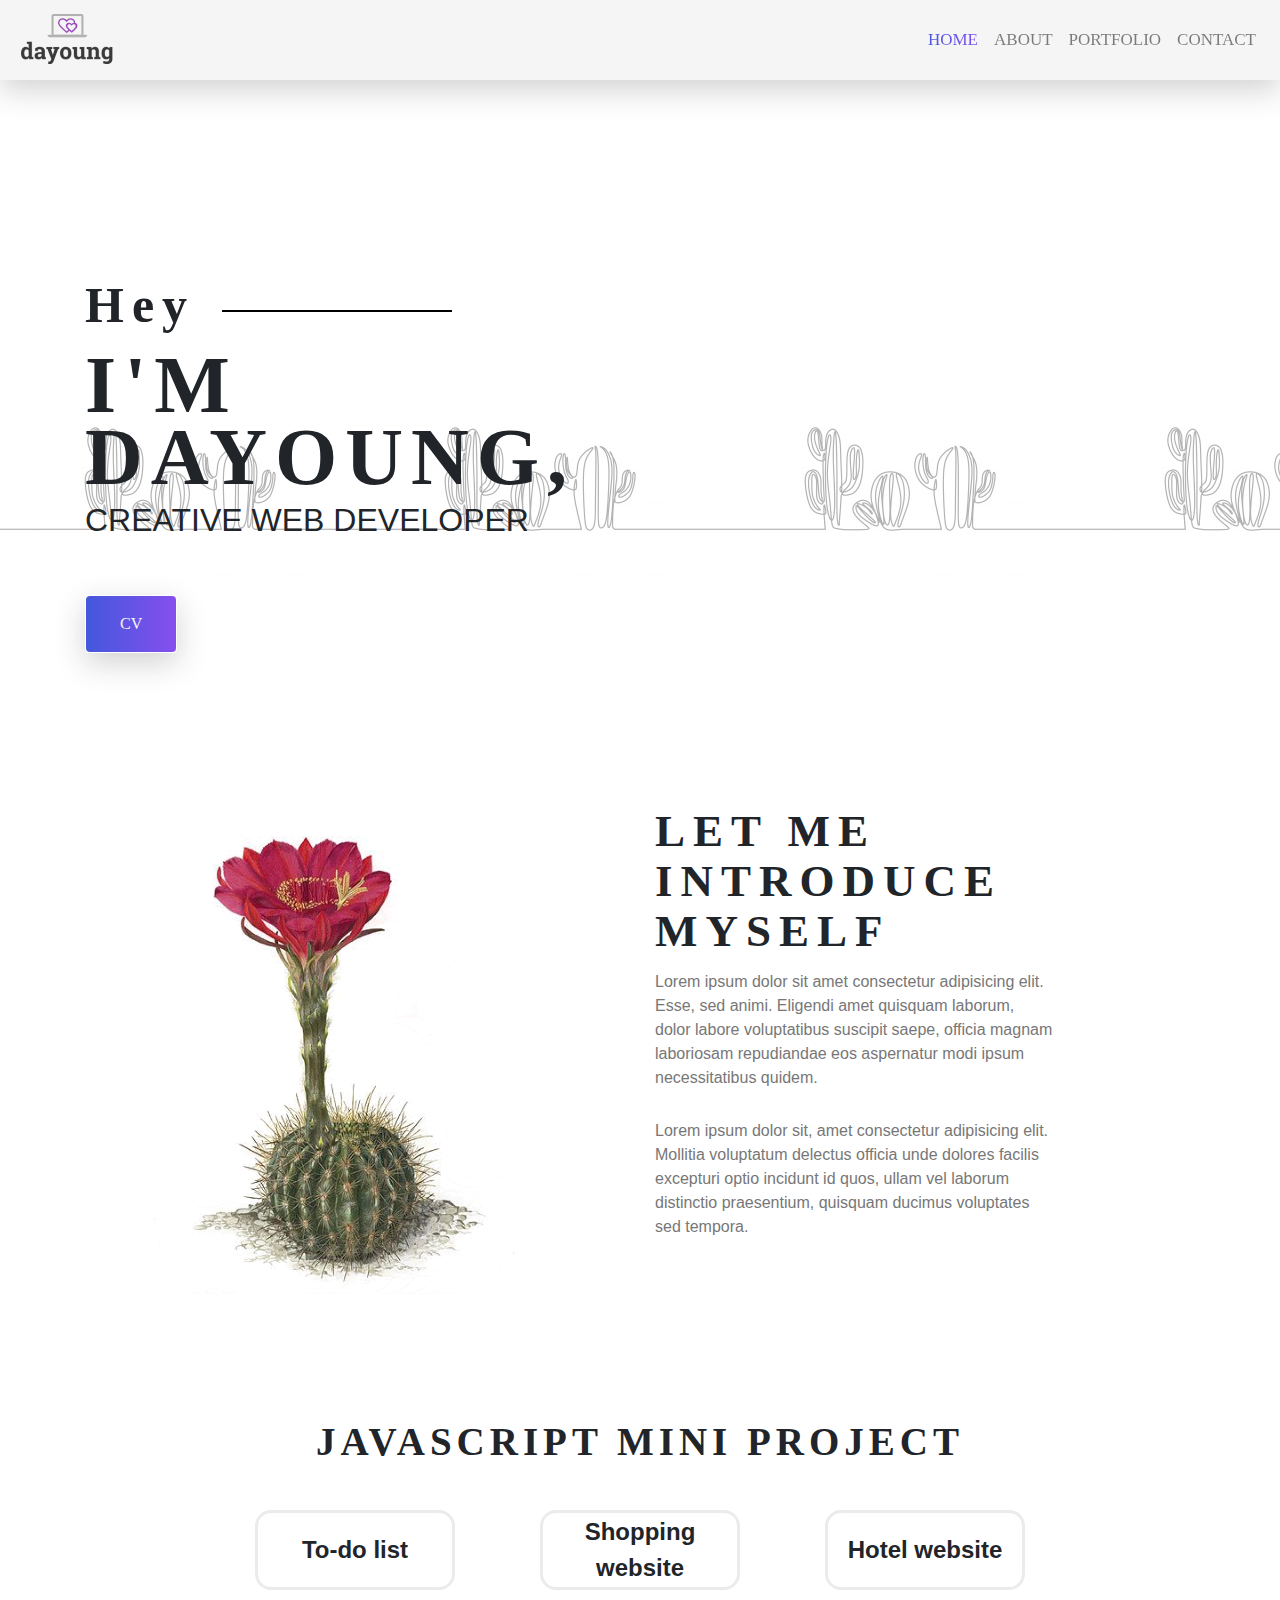
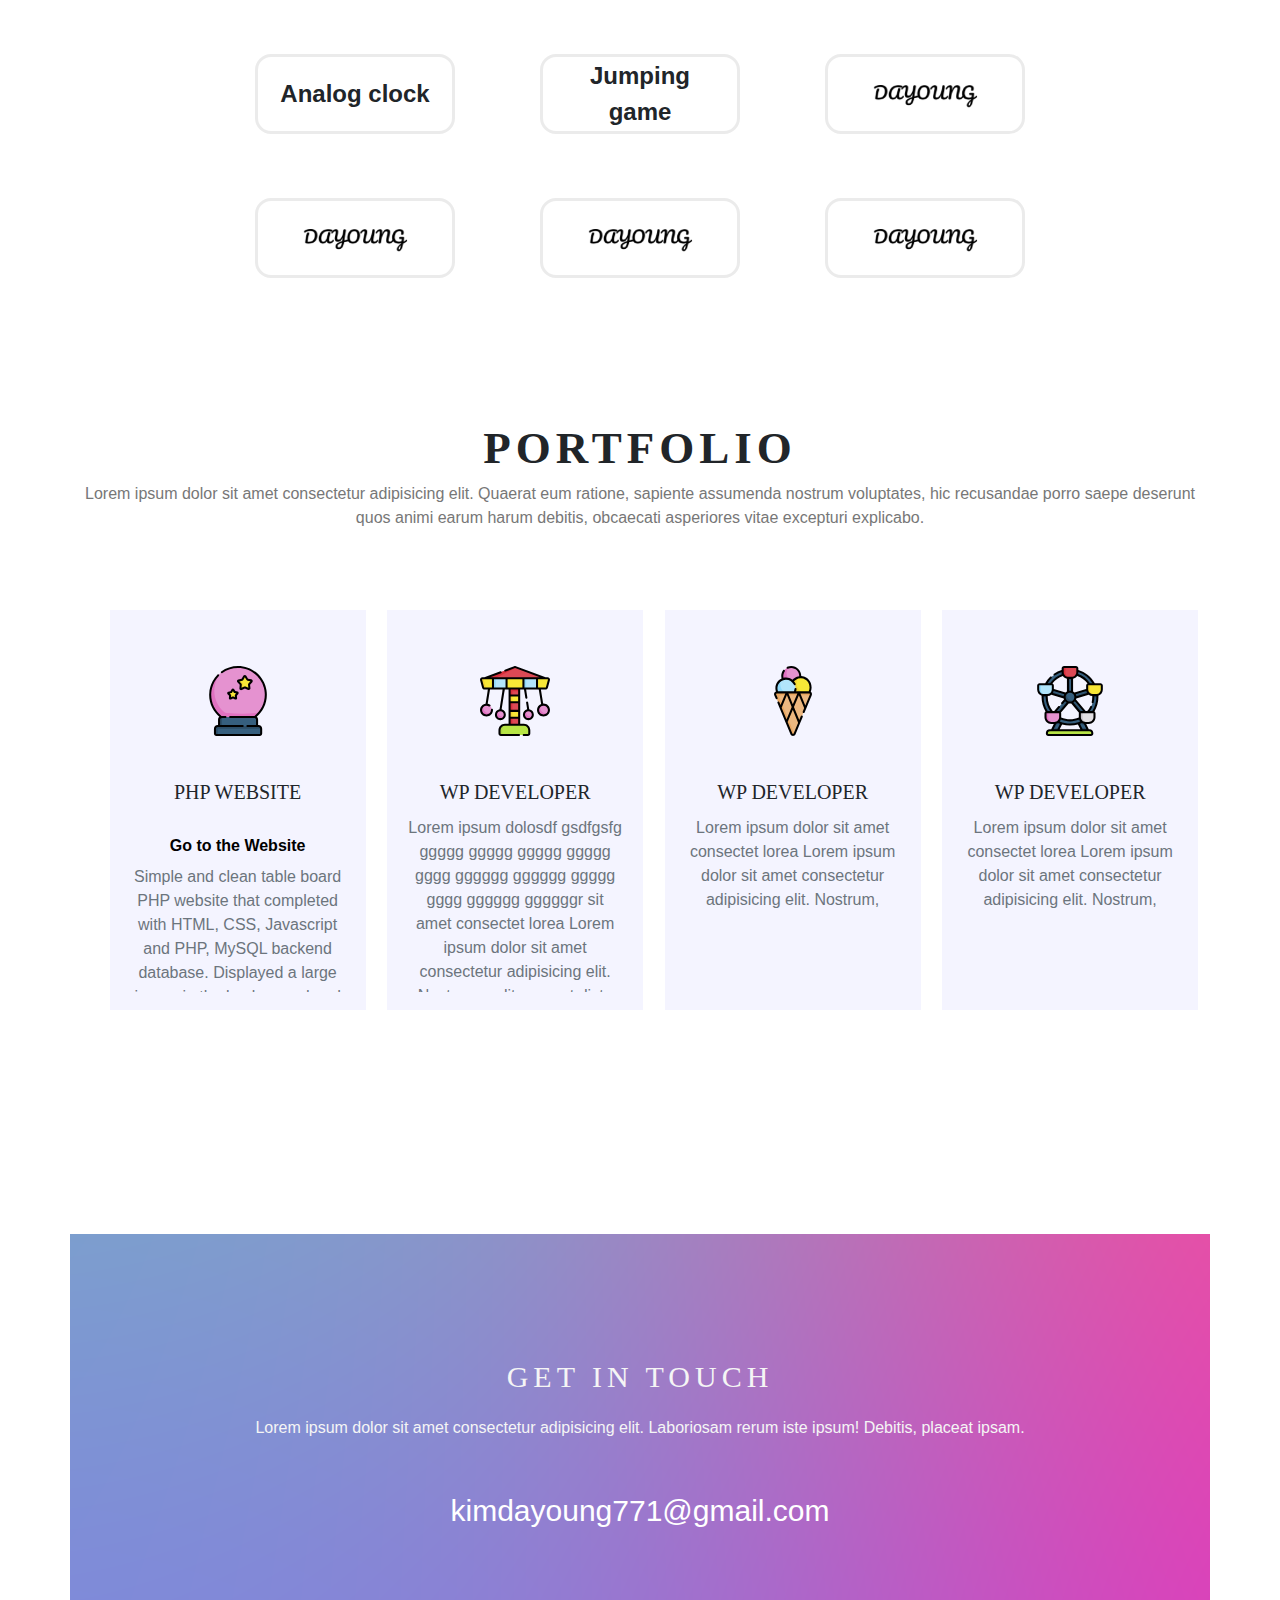
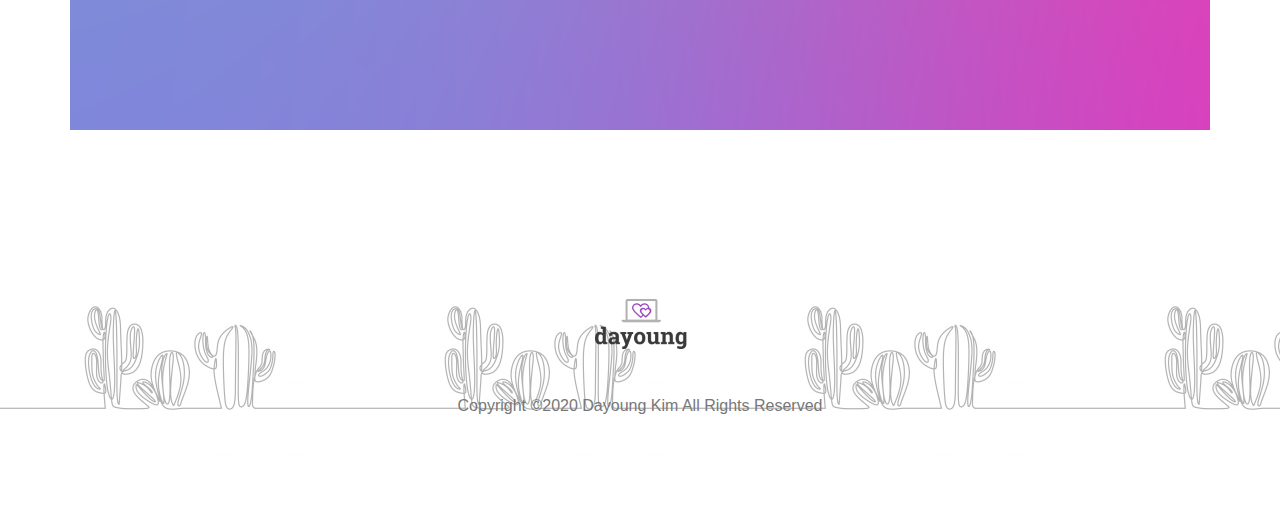
<file: index.html>
<!DOCTYPE html>
<html lang="en" dir="ltr">
    <head>
        <meta charset="utf-8">
        <meta name="viewport" content="width = device-width, user-scalable=no">
        <meta http-equiv="X-UA-Compatible">
        <title>My Portfolio</title>

        <!-- bootstrap css file -->
        <link
        rel="stylesheet" href="https://maxcdn.bootstrapcdn.com/bootstrap/4.5.2/css/bootstrap.min.css">

        <!-- Magnific Popup css file -->
        <link
        rel="stylesheet" href="./Vendor/Magnific-Popup/dist/magnific-popup.css">

        <!-- Owl carousel css file -->
        <link rel="stylesheet" href="./Vendor/owl-carousel/css/owl.theme.default.min.css">
        <link
        rel="stylesheet" href="./Vendor/owl-carousel/css/owl.carousel.min.css">

        <!-- custom css file -->
        <link
        rel="stylesheet" href="CSS\myStyle.css">

        <!-- responsive css file -->
        <link
        rel="stylesheet" href="CSS/responsive.css">

        <!-- font awesome -->
        <link rel="stylesheet" href="https://use.fontawesome.com/releases/v5.15.1/css/all.css" integrity="sha384-vp86vTRFVJgpjF9jiIGPEEqYqlDwgyBgEF109VFjmqGmIY/Y4HV4d3Gp2irVfcrp" crossorigin="anonymous">
    </head>
    <body>

        <!-- ============= Start Header ===========-->
        <header class="header-area" id="home">
            <div class="main-menu">
                <nav class="navbar navbar-expand-lg navbar-light">
                    <a class="navbar-brand" href="#">
                        <img src="Img/logo.png" class="d-inline-block align-top" alt="logo">
                    </a>
                    <button class="navbar-toggler" type="button" data-toggle="collapse" data-target="#navbarNav" aria-controls="navbarNav" aria-expanded="false" aria-label="Toggle navigation">
                        <span class="navbar-toggler-icon"></span>
                    </button>
                    <div class="collapse navbar-collapse" id="navbarNav">
                        <div class="mr-auto"></div>
                        <ul class="navbar-nav">
                            <li class="nav-item active">
                                <a class="nav-link" href="#">Home<span class="sr-only">(current)</span>
                                </a>
                            </li>
                            <li class="nav-item">
                                <a class="nav-link" href="#aboutMe">About</a>
                            </li>
                            <li class="nav-item">
                                <a class="nav-link" href="#smallProject">Portfolio</a>
                            </li>
                            <li class="nav-item">
                                <a class="nav-link" href="#contact">Contact</a>
                            </li>

                        </ul>
                    </div>
                </nav>
            </div>
        </header>
        <!-- ================ End Header ==============-->

        <!-- Start Main Area -->
        <main
            class="site-main">

            <!-- ============Start Banner Area ==========-->
            <section class="site-banner">
                <div class="container">
                    <div class="row">
                        <div class="col-lg-6 col-md-12 site-title">
                            <h3 class="title-text">Hey</h3>
                            <h1 class="title-text text-uppercase">I'm Dayoung,</h1>
                            <h4 class="text-uppercase">creative web developer</h4>
                            <div class="site-buttons">
                                <div class="d-flex flex-row flex-wrap">
                                    <button type="button" class="btn button primary-button text-uppercase cvBtn" onclick="openCV()">CV</button>
                                    <div class="cv">
                                        <div class="animate cvDiv">
                                            <a class="close" onclick="closeCV()">x</a>
                                            <a href="CV_김다영.pdf" class="download" download>Download</a>
                                            <img src="./Img/CV.jpeg" alt="CV">
                                        </div>
                                    </div>
                                    <!-- <button type="button" class="btn button secondary-button text-uppercase">Cover Letter</button> -->
                                </div>
                            </div>
                        </div>
                    </div>
                </div>
            </section>
            <!-- =============End Banner Area ============-->

            <!-- ============Start About Area ==============-->
            <section class="aboutMe-area" id="aboutMe">
                <div class="container-fluid">
                    <div class="row">
                        <div class="col-lg-6 col-md-12">
                            <div class="aboutMe-image d-flex justify-content-center">
                                <img src="./Img/cactus.png" alt="About us" class="img-fluid">
                            </div>
                        </div>
                        <div class="col-lg-6 col-md-12 aboutMe-title">
                            <h2 class="text-uppercase pt-5">
                                <span>Let me</span>
                                <span>introduce</span>
                                <span>myself</span>
                            </h2>
                            <div class="paragraph">
                                <p class="para">Lorem ipsum dolor sit amet consectetur adipisicing elit. Esse, sed animi. Eligendi amet quisquam laborum, dolor labore voluptatibus suscipit saepe, officia magnam laboriosam repudiandae eos aspernatur modi ipsum necessitatibus quidem.</p>
                                <p class="para">Lorem ipsum dolor sit, amet consectetur adipisicing elit. Mollitia voluptatum delectus officia unde dolores facilis excepturi optio incidunt id quos, ullam vel laborum distinctio praesentium, quisquam ducimus voluptates sed tempora.</p>
                            </div>
                            <!-- <button type="button" class="btn button primary-button text-uppercase">Download CV</button> -->
                        </div>
                    </div>
                </div>
            </section>


            <!--================ End About Area ==============-->

            <!-- ===========Start Small divs Area(brand)======== -->

            <section class="brand-area" id="smallProject">
                <div class="container">
                    <div class="row">
                        <div class="col-lg-12 text-center services-title">
                            <h1 class="text-uppercase title-h1">JavaScript Mini Project</h1>
                            <p
                                class="para"><!--  -->
                            </p>
                        </div>
                    </div>
                    <div class="row justify-content-md-center miniP">
                        <div class="col-md-3">
                            <div class="single-brand p1">
                                <a href="to_do_list/index(todolist).html" target="_blank">To-do list</a>
                            </div>
                        </div>
                        <div class="col-md-3">
                            <div class="single-brand p2">
                                <a href="shopping/index(shopping).html" target="_blank">Shopping website</a>
                            </div>
                        </div>
                        <div class="col-md-3">
                            <div class="single-brand p3">
                                <a href="hotel_website/index(hotel).html" target="_blank">Hotel website</a>
                            </div>
                        </div>
                    </div>
                    <div class="row justify-content-md-center miniP">
                        <div class="col-md-3">
                            <div class="single-brand p4">
                                <a href="analog clock/index(analog_clock).html" target="_blank">Analog clock</a>
                            </div>
                        </div>
                        <div class="col-md-3">
                            <div class="single-brand p5">
                                <a href="jumping game/index(jumping-game).html" target="_blank">Jumping game</a>
                            </div>
                        </div>
                        <div class="col-md-3">
                            <div class="single-brand">
                                <img src="./Img/logo1.png" alt="project-6">
                            </div>
                        </div>
                    </div>
                    <div class="row justify-content-md-center miniP">
                        <div class="col-md-3">
                            <div class="single-brand">
                                <img src="./Img/logo1.png" alt="project-7">
                            </div>
                        </div>
                        <div class="col-md-3">
                            <div class="single-brand">
                                <img src="./Img/logo1.png" alt="project-8">
                            </div>
                        </div>
                        <div class="col-md-3">
                            <div class="single-brand">
                                <img src="./Img/logo1.png" alt="project-9">
                            </div>
                        </div>
                    </div>
                </div>
            </section>

            <!-- =============End Small divs Area========== -->

            <!-- =============Start Service Area========== -->

            <section class="services-area" id="service">
                <div class="container">
                    <div class="row">
                        <div class="col-lg-12 text-center services-title">
                            <h1 class="text-uppercase title-h1">Portfolio</h1>
                            <p class="para">
                                Lorem ipsum dolor sit amet consectetur adipisicing elit. Quaerat eum ratione, sapiente assumenda nostrum voluptates, hic recusandae porro saepe deserunt quos animi earum harum debitis, obcaecati asperiores vitae excepturi explicabo.
                            </p>
                        </div>
                    </div>
                    <div class="container services-list">
                        <div class="row">
                            <div class="col-lg-3 col-md-6 col-sm-12">
                                <div class="services">
                                    <div class="services-img text-center py-4">
                                        <img src="./Img/magic.svg" alt="services1">
                                    </div>
                                    <div class="card-body text-center">
                                        <h5 class="card-title text-uppercase font-roboto">PHP Website</h5>
                                        <p class="card-text text-secondary">
                                            <button type="button" class="btn btn-default">
                                                <a href="./php_website/index.php" target="_blank">Go to the Website</a>
                                            </button>
                                            Simple and clean table board PHP website that completed with HTML, CSS, Javascript and PHP, MySQL backend database. Displayed a large image in the background and clear buttons. The primary functions are signup, login, logout, setting user profile image and CRUD.

                                        </p>

                                    </div>
                                </div>
                            </div>
                            <div class="col-lg-3 col-md-6 col-sm-12">
                                <div class="services">
                                    <div class="services-img text-center py-4">
                                        <img src="./Img/playground.svg" alt="services2">
                                    </div>
                                    <div class="card-body text-center">
                                        <h5 class="card-title text-uppercase font-roboto">Wp developer</h5>
                                        <p
                                            class="card-text text-secondary">
                                            <!-- <button type="button" class="btn btn-default">
                                                                                                                                                                                                                                                                                                                                                                    <a href="" target="_blank">Go to the Website</a>
                                                                                                                                                                                                                                                                                                                                                                </button> -->
                                            Lorem ipsum dolosdf gsdfgsfg ggggg ggggg ggggg ggggg gggg gggggg gggggg ggggg gggg gggggg ggggggr sit amet consectet lorea Lorem ipsum dolor sit amet consectetur adipisicing elit. Nostrum,                                                                                                                                                                                                                                                                                                                                                                                                                                                                                                                                                                                                                                                                                                                                                                                                                                                                                velit quaerat dicta quasi, numquam a

                                        </p>
                                    </div>
                                </div>
                            </div>
                            <div class="col-lg-3 col-md-6 col-sm-12">
                                <div class="services">
                                    <div class="services-img text-center py-4">
                                        <img src="./Img/ice-cream.svg" alt="services3">
                                    </div>
                                    <div class="card-body text-center">
                                        <h5 class="card-title text-uppercase font-roboto">Wp developer</h5>
                                        <p
                                            class="card-text text-secondary">
                                            <!-- <button type="button" class="btn btn-default">
                                                                                                                                                                                                                                                                                                                                                                    <a href="" target="_blank">Go to the Website</a>
                                                                                                                                                                                                                                                                                                                                                                </button> -->
                                            Lorem ipsum dolor sit amet consectet lorea Lorem ipsum dolor sit amet consectetur adipisicing elit. Nostrum,

                                        </p>
                                    </div>
                                </div>
                            </div>
                            <div class="col-lg-3 col-md-6 col-sm-12">
                                <div class="services">
                                    <div class="services-img text-center py-4">
                                        <img src="./Img/amusement-park.svg" alt="services4">
                                    </div>
                                    <div class="card-body text-center">
                                        <h5 class="card-title text-uppercase font-roboto">Wp developer</h5>
                                        <p
                                            class="card-text text-secondary">
                                            <!-- <button type="button" class="btn btn-default">
                                                                                                                                                                                                                                                                                                                                                                    <a href="" target="_blank">Go to the Website</a>
                                                                                                                                                                                                                                                                                                                                                                </button> -->
                                            Lorem ipsum dolor sit amet consectet lorea Lorem ipsum dolor sit amet consectetur adipisicing elit. Nostrum,

                                        </p>
                                    </div>
                                </div>
                            </div>
                        </div>
                    </div>
                </div>
            </section>

            <!-- =============End Service Area========== -->

            <!-- ==============Start project area ===========-->

            <!-- <div class="project-area">
                                                                                        <div class="container">
                                                                                            <div class="project-title pb-5">
                                                                                                <h1 class="text-uppercase title-h1">Recently Done Project</h1>
                                                                                                <h1 class="text-uppercase title-h1">Quality Work</h1>
                                                                                            </div>
                                                                        
                                                                                            <div class="button-group">
                                                                                                <button type="button" class="active" " id=" btn1" data-filter=" *">All</button>
                                                                                                <button type="button" data-filter=".popular">Popular</button>
                                                                                                <button type="button" data-filter=".latest">Latest</button>
                                                                                                <button type="button" data-filter=".following">Following</button>
                                                                                                <button type="button" data-filter=".upcoming">Upcoming</button>
                                                                                            </div>
                                                                        
                                                                                            <div class="row grid">
                                                                                                <div class="col-lg-4 col-md-6 col-sm-12 element-item latest">
                                                                                                    <div class="our-project">
                                                                                                        <div class="img">
                                                                                                            <a class="test-popup-link" href="./Img/pj1.jpg">
                                                                                                                <img src="./Img/pj1.jpg" alt="portfolio-1">
                                                                                                            </a>
                                                                                                        </div>
                                                                                                        <div class="title py-4">
                                                                                                            <h4 class="text-uppercase">photography</h4>
                                                                                                            <span class="text-secondary">Latest, Portfolio</span>
                                                                                                        </div>
                                                                                                    </div>
                                                                                                </div>
                                                                                                <div class="col-lg-4 col-md-6 col-sm-12 element-item popular">
                                                                                                    <div class="our-project">
                                                                                                        <div class="img">
                                                                                                            <a class="test-popup-link" href="./Img/pj2.jpg">
                                                                                                                <img src="./Img/pj2.jpg" alt="portfolio-2">
                                                                                                            </a>
                                                                                                        </div>
                                                                                                        <div class="title py-4">
                                                                                                            <h4 class="text-uppercase">photography</h4>
                                                                                                            <span class="text-secondary">Popular, Portfolio</span>
                                                                                                        </div>
                                                                                                    </div>
                                                                                                </div>
                                                                                                <div class="col-lg-4 col-md-6 col-sm-12 element-item popular">
                                                                                                    <div class="our-project">
                                                                                                        <div class="img">
                                                                                                            <a class="test-popup-link" href="./Img/pj3.jpg">
                                                                                                                <img src="./Img/pj3.jpg" alt="portfolio-3">
                                                                                                            </a>
                                                                                                        </div>
                                                                                                        <div class="title py-4">
                                                                                                            <h4 class="text-uppercase">photography</h4>
                                                                                                            <span class="text-secondary">Popular, Portfolio</span>
                                                                                                        </div>
                                                                                                    </div>
                                                                                                </div>
                                                                                                <div class="col-lg-4 col-md-6 col-sm-12 element-item upcoming">
                                                                                                    <div class="our-project">
                                                                                                        <div class="img">
                                                                                                            <a class="test-popup-link" href="./Img/pj4.jpg">
                                                                                                                <img src="./Img/pj4.jpg" alt="portfolio-4">
                                                                                                            </a>
                                                                                                        </div>
                                                                                                        <div class="title py-4">
                                                                                                            <h4 class="text-uppercase">photography</h4>
                                                                                                            <span class="text-secondary">Upcoming, Portfolio</span>
                                                                                                        </div>
                                                                                                    </div>
                                                                                                </div>
                                                                                                <div class="col-lg-4 col-md-6 col-sm-12 element-item upcoming">
                                                                                                    <div class="our-project">
                                                                                                        <div class="img">
                                                                                                            <a class="test-popup-link" href="./Img/pj5.jpg">
                                                                                                                <img src="./Img/pj5.jpg" alt="portfolio-5">
                                                                                                            </a>
                                                                                                        </div>
                                                                                                        <div class="title py-4">
                                                                                                            <h4 class="text-uppercase">photography</h4>
                                                                                                            <span class="text-secondary">Upcoming, Portfolio</span>
                                                                                                        </div>
                                                                                                    </div>
                                                                                                </div>
                                                                                                <div class="col-lg-4 col-md-6 col-sm-12 element-item following">
                                                                                                    <div class="our-project">
                                                                                                        <div class="img">
                                                                                                            <a class="test-popup-link" href="./Img/pj6.jpg">
                                                                                                                <img src="./Img/pj6.jpg" alt="portfolio-6">
                                                                                                            </a>
                                                                                                        </div>
                                                                                                        <div class="title py-4">
                                                                                                            <h4 class="text-uppercase">photography</h4>
                                                                                                            <span class="text-secondary">Following, Portfolio</span>
                                                                                                        </div>
                                                                                                    </div>
                                                                                                </div>
                                                                                                <div class="col-lg-4 col-md-6 col-sm-12 element-item following">
                                                                                                    <div class="our-project">
                                                                                                        <div class="img">
                                                                                                            <a class="test-popup-link" href="./Img/pj7.jpg">
                                                                                                                <img src="./Img/pj7.jpg" alt="portfolio-7">
                                                                                                            </a>
                                                                                                        </div>
                                                                                                        <div class="title py-4">
                                                                                                            <h4 class="text-uppercase">photography</h4>
                                                                                                            <span class="text-secondary">Following, Portfolio</span>
                                                                                                        </div>
                                                                                                    </div>
                                                                                                </div>
                                                                                                <div class="col-lg-4 col-md-6 col-sm-12 element-item following">
                                                                                                    <div class="our-project">
                                                                                                        <div class="img">
                                                                                                            <a class="test-popup-link" href="./Img/pj8.jpg">
                                                                                                                <img src="./Img/pj8.jpg" alt="portfolio-8">
                                                                                                            </a>
                                                                                                        </div>
                                                                                                        <div class="title py-4">
                                                                                                            <h4 class="text-uppercase">photography</h4>
                                                                                                            <span class="text-secondary">Following, Portfolio</span>
                                                                                                        </div>
                                                                                                    </div>
                                                                                                </div>
                                                                                                <div class="col-lg-4 col-md-6 col-sm-12 element-item upcoming">
                                                                                                    <div class="our-project">
                                                                                                        <div class="img">
                                                                                                            <a class="test-popup-link" href="./Img/pj9.jpg">
                                                                                                                <img src="./Img/pj9.jpg" alt="portfolio-9">
                                                                                                            </a>
                                                                                                        </div>
                                                                                                        <div class="title py-4">
                                                                                                            <h4 class="text-uppercase">photography</h4>
                                                                                                            <span class="text-secondary">Upcoming, Portfolio</span>
                                                                                                        </div>
                                                                                                    </div>
                                                                                                </div>
                                                                                            </div>
                                                                                        </div>
                                                                                    </div> -->


            <!-- ==============End project area =============-->

            <!--========== Start client say about me area===== -->

            <!-- <section class="about-area"> <div class="container">
                                                                    <div class="row text-center">
                                                                        <div class="col-12">
                                                                            <div class="about-title">
                                                                                <h1 class="text-uppercase title-h1">Client say about me</h1>
                                                                                <p class="para">
                                                                                    Lorem ipsum dolor sit, amet consectetur adipisicing elit. Fugit facere in ullam velit, alias expedita architecto hic. Voluptates modi, beatae quidem nulla tenetur doloribus fugit pariatur eaque temporibus voluptate facere.
                                                                                </p>
                                                                            </div>
                                                                        </div>
                                                                    </div>
                                                                </div>
                                                
                                                                <div class="container carousel py-lg-5">
                                                                    <div class="owl-carousel owl-theme">
                                                                        <div class="client row">
                                                                            <div class="col-lg-4 col-md-12 client-img">
                                                                                <img src="./Img/expert1.jfif" alt="img1" class="img-fluid">
                                                                            </div>
                                                                            <div class="col-lg-8 col-md-12 about-client">
                                                                                <h4 class="text-uppercase">Clara</h4>
                                                                                <p class="para">Lorem ipsum dolor, sit amet consectetur adipisicing elit. Nam ab incidunt architecto doloribus, praesentium tenetur!</p>
                                                                            </div>
                                                                        </div>
                                                                        <div class="client row">
                                                                            <div class="col-lg-4 col-md-12 client-img">
                                                                                <img src="./Img/expert2.jfif" alt="img2" class="img-fluid">
                                                                            </div>
                                                                            <div class="col-lg-8 col-md-12 about-client">
                                                                                <h4 class="text-uppercase">Amy</h4>
                                                                                <p class="para">Lorem ipsum dolor, sit amet consectetur adipisicing elit. Nam ab incidunt architecto doloribus,
                                                                                                                                                                                                                                                                                                                                                                                                                                                                                                                                                                                                                                                                                                                                                                                                                                                                                                                                                                                                                                                                                                                                                                                                                                                                                                                                                                                                                                                                                                                                                                                                                                                                            praesentium tenetur!</p>
                                                                            </div>
                                                                        </div>
                                                                        <div class="client row">
                                                                            <div class="col-lg-4 col-md-12 client-img">
                                                                                <img src="./Img/expert3.jfif" alt="img3" class="img-fluid">
                                                                            </div>
                                                                            <div class="col-lg-8 col-md-12 about-client">
                                                                                <h4 class="text-uppercase">Dana</h4>
                                                                                <p class="para">Lorem ipsum dolor, sit amet consectetur adipisicing elit. Nam ab incidunt architecto doloribus,
                                                                                                                                                                                                                                                                                                                                                                                                                                                                                                                                                                                                                                                                                                                                                                                                                                                                                                                                                                                                                                                                                                                                                                                                                                                                                                                                                                                                                                                                                                                                                                                                                                                                            praesentium tenetur!</p>
                                                                            </div>
                                                                        </div>
                                                                        <div class="client row">
                                                                            <div class="col-lg-4 col-md-12 client-img">
                                                                                <img src="./Img/expert4.jfif" alt="img4" class="img-fluid">
                                                                            </div>
                                                                            <div class="col-lg-8 col-md-12 about-client">
                                                                                <h4 class="text-uppercase">Gina</h4>
                                                                                <p class="para">Lorem ipsum dolor, sit amet consectetur adipisicing elit. Nam ab incidunt architecto doloribus,
                                                                                                                                                                                                                                                                                                                                                                                                                                                                                                                                                                                                                                                                                                                                                                                                                                                                                                                                                                                                                                                                                                                                                                                                                                                                                                                                                                                                                                                                                                                                                                                                                                                                            praesentium tenetur!</p>
                                                                            </div>
                                                                        </div>
                                                                        <div class="client row">
                                                                            <div class="col-lg-4 col-md-12 client-img">
                                                                                <img src="./Img/expert5.jfif" alt="img5" class="img-fluid">
                                                                            </div>
                                                                            <div class="col-lg-8 col-md-12 about-client">
                                                                                <h4 class="text-uppercase">Jessica</h4>
                                                                                <p class="para">Lorem ipsum dolor, sit amet consectetur adipisicing elit. Nam ab incidunt architecto doloribus,
                                                                                                                                                                                                                                                                                                                                                                                                                                                                                                                                                                                                                                                                                                                                                                                                                                                                                                                                                                                                                                                                                                                                                                                                                                                                                                                                                                                                                                                                                                                                                                                                                                                                            praesentium tenetur!</p>
                                                                            </div>
                                                                        </div>
                                                                        <div class="client row">
                                                                            <div class="col-lg-4 col-md-12 client-img">
                                                                                <img src="./Img/expert6.jfif" alt="img6" class="img-fluid">
                                                                            </div>
                                                                            <div class="col-lg-8 col-md-12 about-client">
                                                                                <h4 class="text-uppercase">Lisa</h4>
                                                                                <p class="para">Lorem ipsum dolor, sit amet consectetur adipisicing elit. Nam ab incidunt architecto doloribus,
                                                                                                                                                                                                                                                                                                                                                                                                                                                                                                                                                                                                                                                                                                                                                                                                                                                                                                                                                                                                                                                                                                                                                                                                                                                                                                                                                                                                                                                                                                                                                                                                                                                                            praesentium tenetur!</p>
                                                                            </div>
                                                                        </div>
                                                                    </div>
                                                                </div>
                                                            </section> -->

            <!--=========== End client say about me area====== -->

            <!-- ============Start contact me Area============ -->

                <section class="contact-area" id="contact"> <div class="container contact">
                    <div class="col-lg-12 text-center contact-title">
                        <h4 class="text-uppercase">Get In Touch</h4>
                        <p class="para">Lorem ipsum dolor sit amet consectetur adipisicing elit. Laboriosam rerum iste ipsum! Debitis, placeat ipsam.</p>
                        <p>
                            <a href="mailto: kimdayoung771@gmail.com">kimdayoung771@gmail.com</a>
                        </p>
                    </div>
                    <div class="social text-center">
                        <a href="https://www.linkedin.com/in/dayoung-clara-kim-5b2b0b140" target="_blank">
                            <i class="fab fa-linkedin"></i>
                        </a>
                        <a href="https://github.com/Dayoung3460/my_portfolio_website.git" target="_blank">
                            <i class="fab fa-github-square"></i>
                        </a>
                    </div>
                </div>
            </section>

            <!-- ============End contact me Area============ -->

        </main>
        <!-- ================End Main Area ===============-->

        <!--================Start Footer Area============= -->

        <footer class="footer-area">
            <div class="container">
                <div class="site-logo text-center">
                    <a href="#"><img src="./Img/logo.png" alt="logo"></a>
                </div>
                <div class="social text-center">
                    <a href="https://www.linkedin.com/in/dayoung-clara-kim-5b2b0b140" target="_blank">
                        <i class="fab fa-linkedin"></i>
                    </a>
                    <a href="https://github.com/Dayoung3460/my_portfolio_website.git" target="_blank">
                        <i class="fab fa-github-square"></i>
                    </a>
                </div>
                <div class="copyright text-center">
                    <p class="para">
                        Copyright &copy;2020 Dayoung Kim All Rights Reserved
                    </p>
                </div>
            </div>
        </footer>

        <!--================End Footer Area============= -->

        <!-- Jquery js file -->
        <script src="JS\jQuery.3.5.1.js"></script>

        <!-- bootstrap js file -->
        <script src="https://maxcdn.bootstrapcdn.com/bootstrap/3.3.7/js/bootstrap.min.js" integrity="sha384-Tc5IQib027qvyjSMfHjOMaLkfuWVxZxUPnCJA7l2mCWNIpG9mGCD8wGNIcPD7Txa" crossorigin="anonymous"></script>

        <!-- isotope js library -->
        <script src="./Vendor/isotope/isotope.min.js"></script>

        <!-- Magnific Popup script file -->
        <script src="./Vendor/Magnific-Popup/dist/jquery.magnific-popup.min.js"></script>

        <!-- Owl carousel js file -->
        <script src="./Vendor/owl-carousel/js/owl.carousel.min.js"></script>

        <!-- custom js file -->
        <script src="./JS/main.js"></script>
    </body>
</html>
</file>
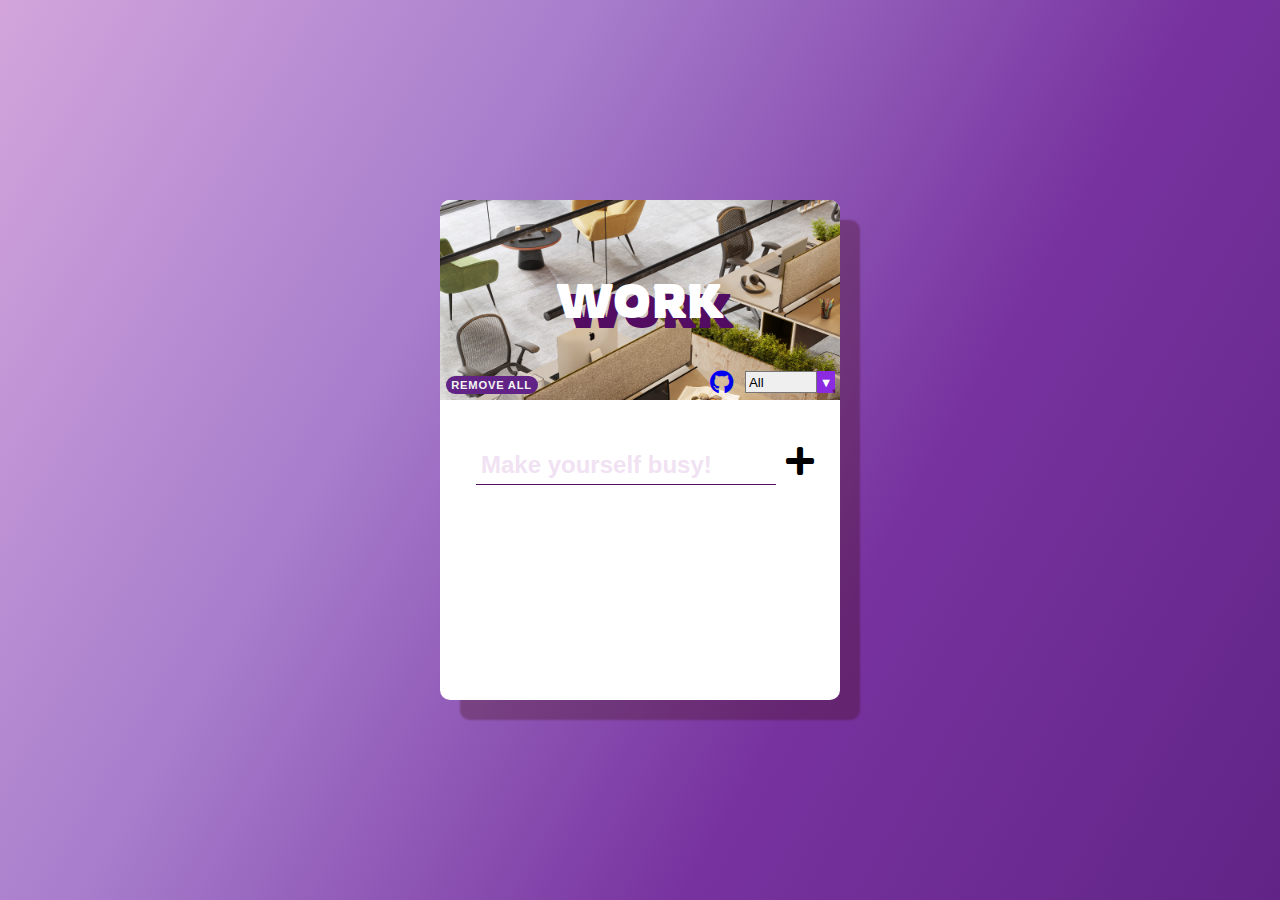
<file: to_do_list/index.html>
<!DOCTYPE>
<html lang="en" dir="ltr">
    <head>
        <meta charset="utf-8">
        <meta name="viewport" content="width = device-width, user-scalable=no">
        <meta http-equiv="X-UA-Compatible">
        <title>To do list</title>
        <link rel="stylesheet" href="style.css">
        <link rel="stylesheet" href="https://use.fontawesome.com/releases/v5.14.0/css/all.css">

    </head>
    <body>

        <div class="todolist">
            <div class="cover">
                <div class="title">
                    <h3>Work</h3>
                    <div class="select">
                        <select name="todos" class="filter-todo">
                            <option value="all">All</option>
                            <option value="completed">Checked</option>
                            <option value="deleted">Trash</option>
                        </select>
                    </div>
                    <div class="github">
                        <button>
                            <a href="https://github.com/Dayoung3460/to_do_list.git" target="_blank">
                                <i class="fab fa-github"></i>
                            </a>
                        </button>
                    </div>
                    <button class="removeAll">remove all</button>
                </div>

            </div>
            <div class="content">
                <form action="" class="add">
                    <div>
                        <input type="text" name="add" placeholder="Make yourself busy!" class="input" autofocus>
                        <span class="addBtn">
                            <a href="" class="plusBtn">
                                <i class="fas fa-plus"></i>
                            </a>
                        </span>
                    </div>
                </form>
                <ul class="lists"></ul>
            </div>
        </body>
    </body>
</html></div><script src="main.js"></script></body></html>
</file>
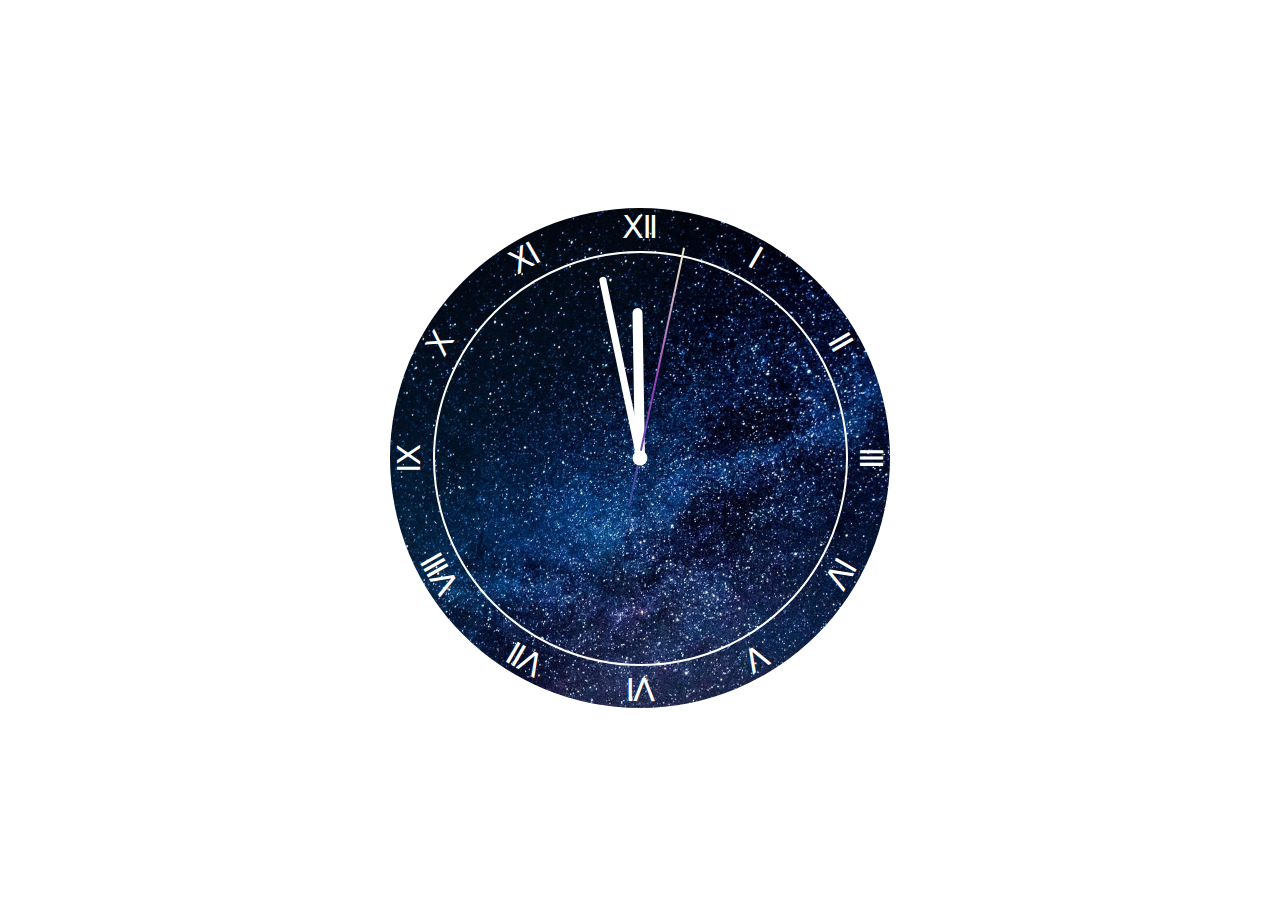
<file: analog clock/index(analog_clock).html>
<!DOCTYPE html>
<html lang="en">
<head>
    <meta charset="UTF-8">
    <meta name="viewport" content="width=device-width, initial-scale=1.0">
    <link rel="stylesheet" href="style.css">
    <title>Analog clock</title>
</head>
<body>
    <div class="clock">
        <div class="hand hour data-hour-hand"></div>
        <div class="hand minute data-minute-hand"></div>
        <div class="hand second data-second-hand"></div>

        <div class="number number1">&#x2160;</div>
        <div class="number number2">&#x2161;</div>
        <div class="number number3">&#x2162;</div>
        <div class="number number4">&#x2163;</div>
        <div class="number number5">&#x2164;</div>
        <div class="number number6">&#x2165;</div>
        <div class="number number7">&#x2166;</div>
        <div class="number number8">&#x2167;</div>
        <div class="number number9">&#x2168;</div>
        <div class="number number10">&#x2169;</div>
        <div class="number number11">&#x216A;</div>
        <div class="number number12">&#x216B;</div>
    </div>

    <script src="script.js" defer></script>
</body>
</html>
</file>
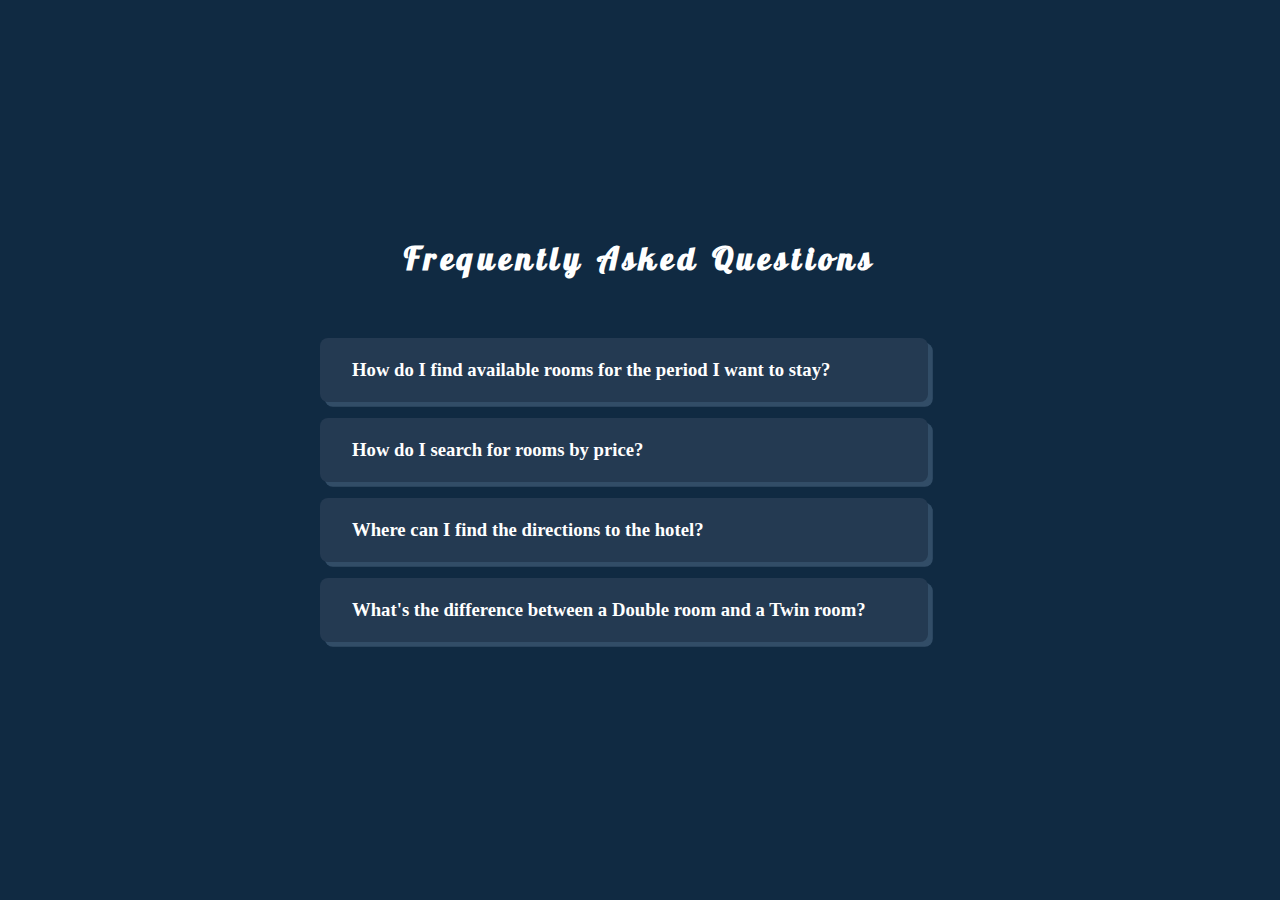
<file: hotel_website/faq.html>
<!DOCTYPE html>
<html lang="en">
    <head>
        <meta charset="UTF-8">
        <meta name="viewport" content="width=device-width, initial-scale=1.0">
        <link rel="stylesheet" href="./css/style.css">
        <link rel="stylesheet" href="./css/responsive.css">
        <link rel="stylesheet" href="https://use.fontawesome.com/releases/v5.15.1/css/all.css" integrity="sha384-vp86vTRFVJgpjF9jiIGPEEqYqlDwgyBgEF109VFjmqGmIY/Y4HV4d3Gp2irVfcrp" crossorigin="anonymous">
        <title>Hotel-FAQ</title>
    </head>
    <body>
        <main class="faqMain">
            <div class="faqTitle">
                <h1>Frequently Asked Questions</h1>
            </div>
            <section class="faqSection">
                <div class="faqCard">
                    <div class="title">
                        <h3><i class="fab fa-gratipay"></i>How do I find available rooms for the period I want to stay?</h3>
                        <button><i class="fas fa-search-plus"></i></button>
                    </div>
                    <hr>
                    <p>In the search menu on the left containing the check-in and check-out data, please select the dates of your stay and tick ‘Show only available hotels’.</p>
                </div>
                <div class="faqCard">
                    <div class="title">
                        <h3><i class="fab fa-gratipay"></i>How do I search for rooms by price?</h3>
                        <button><i class="fas fa-search-plus"></i></button>
                    </div>
                    <hr>
                    <p>In the selection box at the top left of the search page you can sort the listing of hotels by price (when searching for available hotels on a specific date), popularity, class or name.</p>
                </div>
                <div class="faqCard">
                    <div class="title">
                        <h3><i class="fab fa-gratipay"></i>Where can I find the directions to the hotel?</h3>
                        <button><i class="fas fa-search-plus"></i></button>
                    </div>
                    <hr>
                    <p>At the bottom of the overview page of the hotel you can find travel information with details on location and directions. On the top left there is an extensive map of the area around the hotel.</p>
                </div>
                <div class="faqCard">
                    <div class="title">
                        <h3><i class="fab fa-gratipay"></i>What's the difference between a Double room and a Twin room?</h3>
                        <button><i class="fas fa-search-plus"></i></button>
                    </div>
                    <hr>
                    <p>A double room has one double bed. A twin room has two single beds.</p>
                </div>
            </section>
        </main>

        <script src="./main.js"></script>
    </body>
</html>
</file>
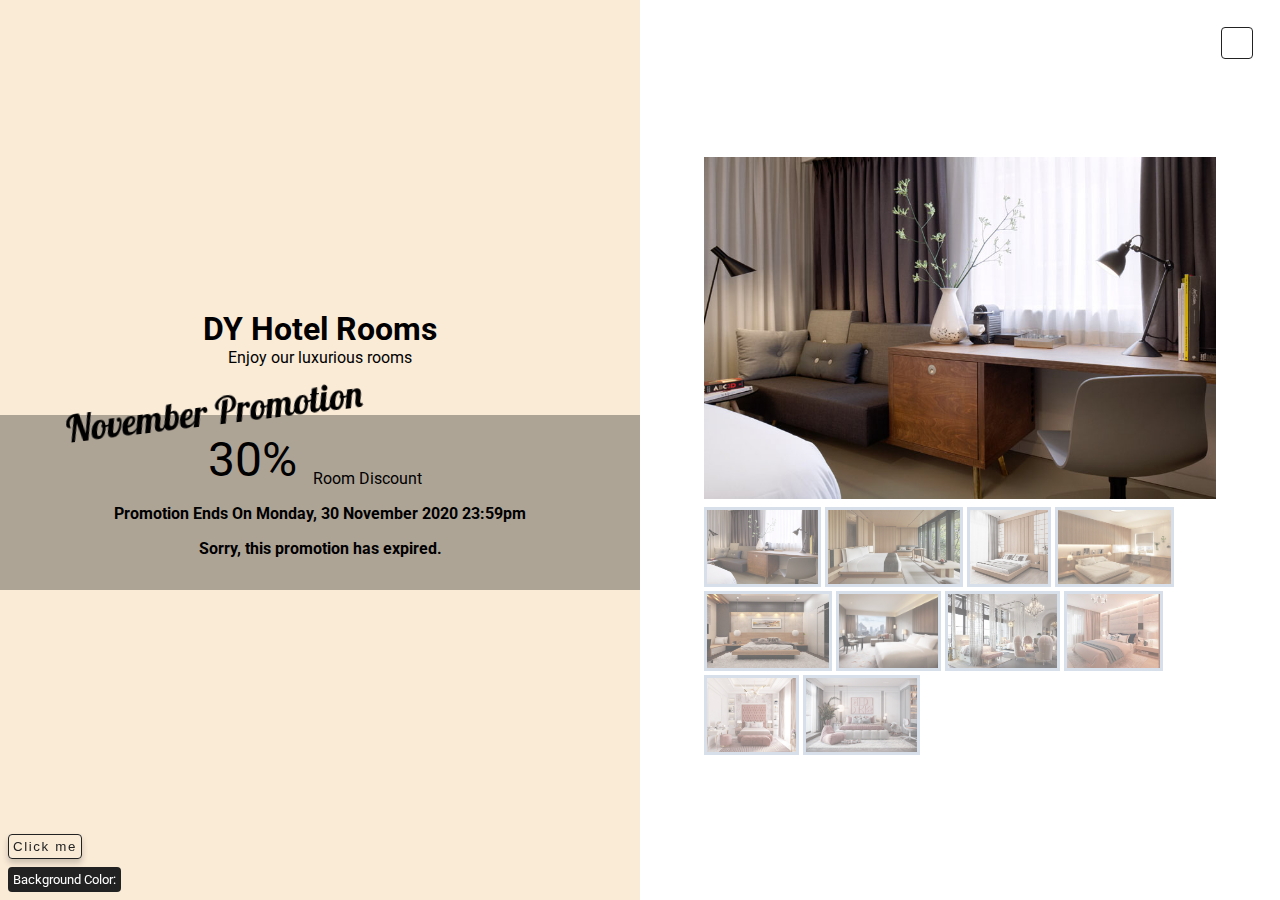
<file: hotel_website/index(hotel).html>
<!DOCTYPE html>
<html lang="en">
    <head>
        <meta charset="UTF-8">
        <meta name="viewport" content="width=device-width, initial-scale=1.0">
        <link rel="stylesheet" href="./css/style.css">
        <link rel="stylesheet" href="./css/responsive.css">
        <link rel="stylesheet" href="https://use.fontawesome.com/releases/v5.15.1/css/all.css" integrity="sha384-vp86vTRFVJgpjF9jiIGPEEqYqlDwgyBgEF109VFjmqGmIY/Y4HV4d3Gp2irVfcrp" crossorigin="anonymous">
        <title>Hotel-home-gallery</title>
    </head>
    <body>
        <button class="sidebar-toggle">
            <i class="fas fa-bars"></i>
        </button>
        <div class="sidebar">
            <div class="sidebar-header">
                <img src="./img/logo.png" class="logo" alt="logo">
            </div>
            <ul class="links">
                <li>
                    <a href="index(hotel).html"><i>home</i></a>
                </li>
                <li>
                    <a href="about.html"><i>about</i></a>
                </li>
                <li>
                    <a href="review.html"><i>review</i></a>
                </li>
                <li>
                    <a href="faq.html"><i>FAQ</i></a>
                </li>
                <li>
                    <a href="https://github.com/Dayoung3460/Hotel_website.git" target="_blank"><i>Code</i></a>
                </li>
            </ul>
        </div>
        <section class="indexSection">
            <div class="description">
                <h1>DY Hotel Rooms</h1>
                <p>Enjoy our luxurious rooms</p>
                <div class="promotion">
                    <div class="promoContent">
                        <p class="promoMonth">November Promotion</p>
                        <p class="promoPercentage">30%</p>
                        <p>room discount</p>
                        <i class="far fa-grin-stars"></i>
                    </div>
                    <h4 class="promoDesc"></h4>
                    <div class="countDown">
                        <div class="deadline-format">
                            <div>
                                <h4 class="days"></h4>
                                <span>days</span>
                            </div>
                        </div>
                        <div class="deadline-format">
                            <div>
                                <h4 class="hours"></h4>
                                <span>hours</span>
                            </div>
                        </div>
                        <div class="deadline-format">
                            <div>
                                <h4 class="mins"></h4>
                                <span>mins</span>
                            </div>
                        </div>
                        <div class="deadline-format">
                            <div>
                                <h4 class="secs"></h4>
                                <span>secs</span>
                            </div>
                        </div>
                    </div>
                </div>
                <div class="colorContainer">
                    <button class="colorChangedbtn">Click me</button>
                    <p>Background Color:
                        <span class="colorName">Antiquewhite</span>
                    </p>
                </div>
            </div>
            <div class="gallery">
                <img src="./img/room/room1_b.png" class="highlight" alt="">
                <div class="preview">
                    <img src="./img/room/room1_s.png" alt="">
                    <img src="./img/room/room2_s.jpg" alt="">
                    <img src="./img/room/room3_s.jpg" alt="">
                    <img src="./img/room/room4_s.jpg" alt="">
                    <img src="./img/room/room5_s.png" alt="">
                    <img src="./img/room/room6_s.jfif" alt="">
                    <img src="./img/room/room7_s.jpg" alt="">
                    <img src="./img/room/room8_s.jpg" alt="">
                    <img src="./img/room/room9_s.jpg" alt="">
                    <img src="./img/room/room10_s.jpg" alt="">
                </div>
            </div>
        </section>
        <script src="./main.js"></script>
    </body>
</html>
</file>
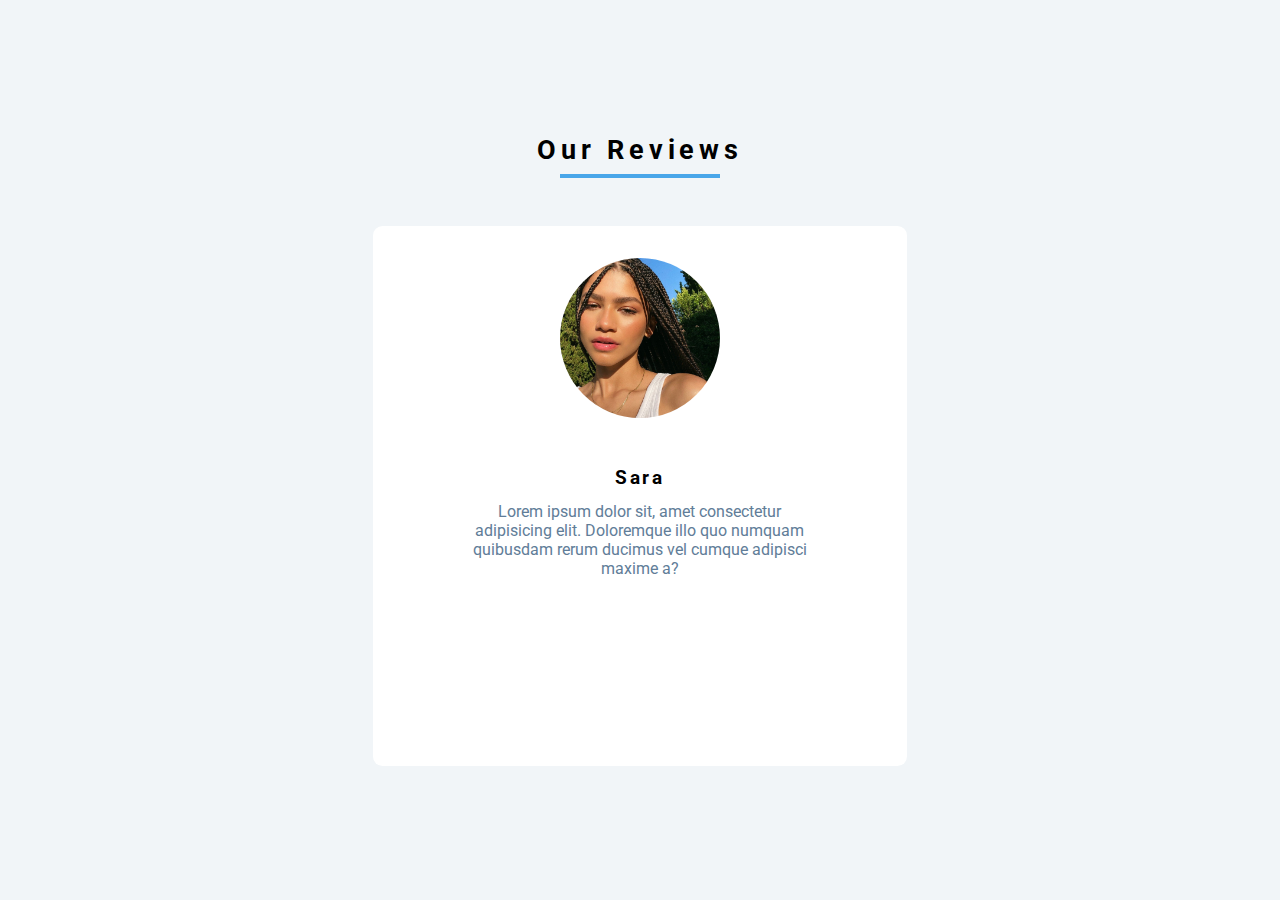
<file: hotel_website/review.html>
<!DOCTYPE html>
<html lang="en">
    <head>
        <meta charset="UTF-8"/>
        <meta name="viewport" content="width=device-width, initial-scale=1.0"/>
        <title>Hotel-Review</title>
        <link rel="stylesheet" href="./css/style.css">
        <link rel="stylesheet" href="./css/responsive.css">
        <link rel="stylesheet" href="https://use.fontawesome.com/releases/v5.15.1/css/all.css" integrity="sha384-vp86vTRFVJgpjF9jiIGPEEqYqlDwgyBgEF109VFjmqGmIY/Y4HV4d3Gp2irVfcrp" crossorigin="anonymous">
    </head>
    <body>
        <main class='main-review'>
            <section class="review-container">
                <div class="title">
                    <h2>our reviews</h2>
                    <div class="underline"></div>
                </div>
                <article class="review">
                    <div class="img-container">
                        <img src="./img/review/review_img1.jpg" id="person-img" alt="">
                    </div>
                    <h4 id="author">sara</h4>
                    <p id="info">
                        Lorem ipsum dolor sit, amet consectetur adipisicing elit. Doloremque illo quo numquam quibusdam rerum ducimus vel cumque adipisci maxime a?
                    </p>
                    <div class="button-container">
                        <button class="left-btn">
                            <i class="fas fa-chevron-left"></i>
                        </button>
                        <button class="right-btn">
                            <i class="fas fa-chevron-right"></i>
                        </button>
                    </div>
                </article>
            </section>
        </main>
        <script src="main.js"></script>
    </body>
</html>
</file>
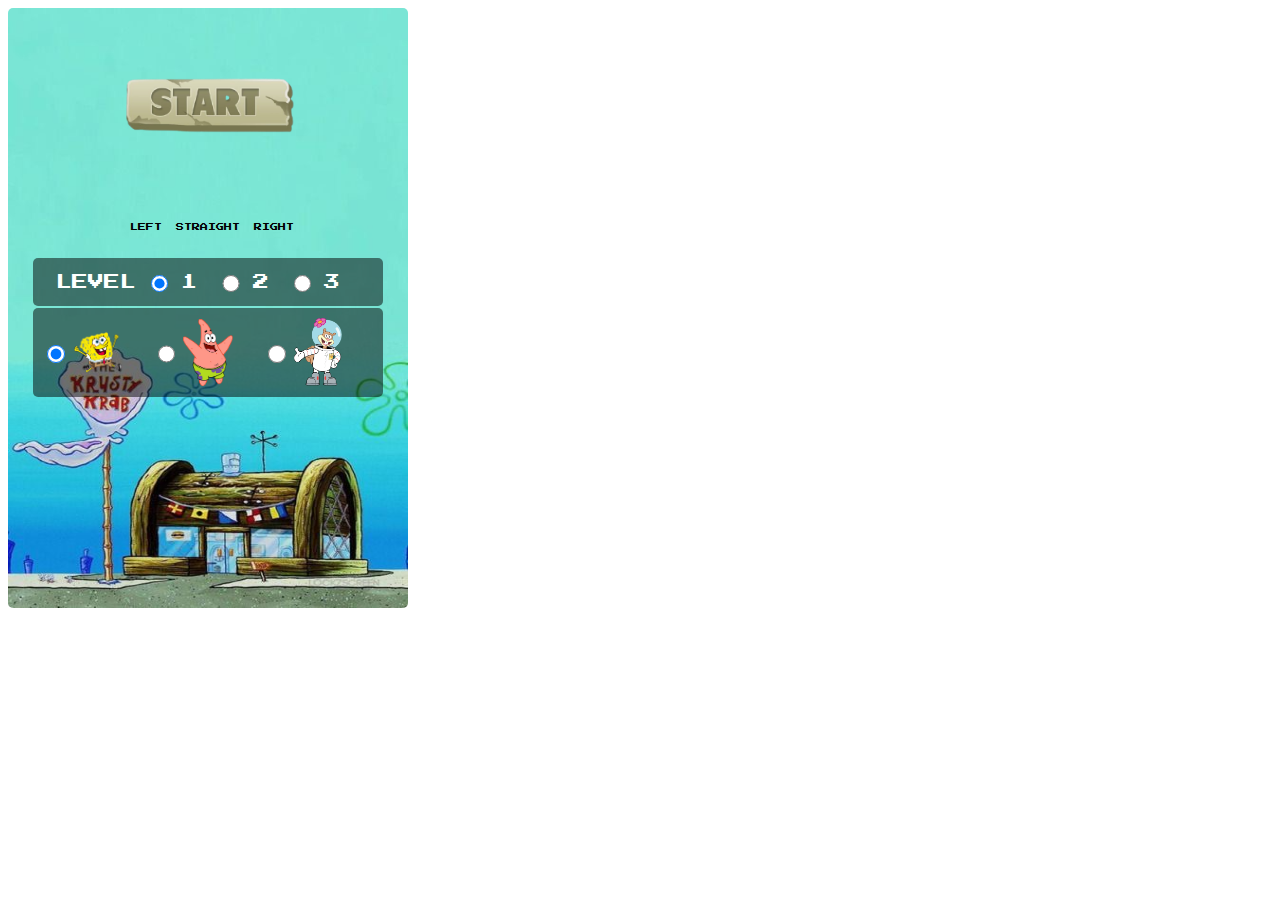
<file: Jumping Game/index(jumping-game).html>
<!DOCTYPE html>
<html lang="en">
<head>
    <meta charset="UTF-8">
    <meta name="viewport" content="width=device-width, initial-scale=1.0">
    <link rel="stylesheet" href="style.css">
    <link rel="stylesheet" href="https://use.fontawesome.com/releases/v5.15.1/css/all.css"
        integrity="sha384-vp86vTRFVJgpjF9jiIGPEEqYqlDwgyBgEF109VFjmqGmIY/Y4HV4d3Gp2irVfcrp" crossorigin="anonymous">
    <title>Jumping Game</title>
    
</head>
<body>
    <a href="https://github.com/Dayoung3460/Jumping-Game.git" target="_blank" class="github"><i class="fab fa-github-square"></i></a>
    <button class="start-btn"></button>
    <div class="arrowKey">
        <div><i class="fas fa-caret-square-left"></i></div>
        <div><i class="fas fa-caret-square-up"></i></div>
        <div><i class="fas fa-caret-square-right"></i></div>
    </div>
    <div class="direction">
        <span>left</span>
        <span>straight</span>
        <span>right</span>
    </div>
    <form class="character">
        <input type="radio" checked="checked" id="character1" name="character" value="character1">
        <img src="./img/character1.png" alt="spongebob"><br>
        <input type="radio" id="character2" name="character" value="character2">
        <img src="./img/character2.png" alt="patrick"><br>
        <input type="radio" id="character3" name="character" value="character3">
        <img src="./img/character3.png" alt="sandy-cheeks"><br>
    </form>
    <form class="level">
        <p>LEVEL</p>
        <input type="radio" checked="checked" id="lv1" name="lv" value="lv1">
        <label for="lv1">1</label>
        <input type="radio" id="lv2" name="lv" value="lv2">
        <label for="lv2">2</label>
        <input type="radio" id="lv3" name="lv" value="lv3">
        <label for="lv3">3</label>
    </form>
    <div class="grid"></div>

    <script src="app.js" defer></script>
</body>
</html>
</file>
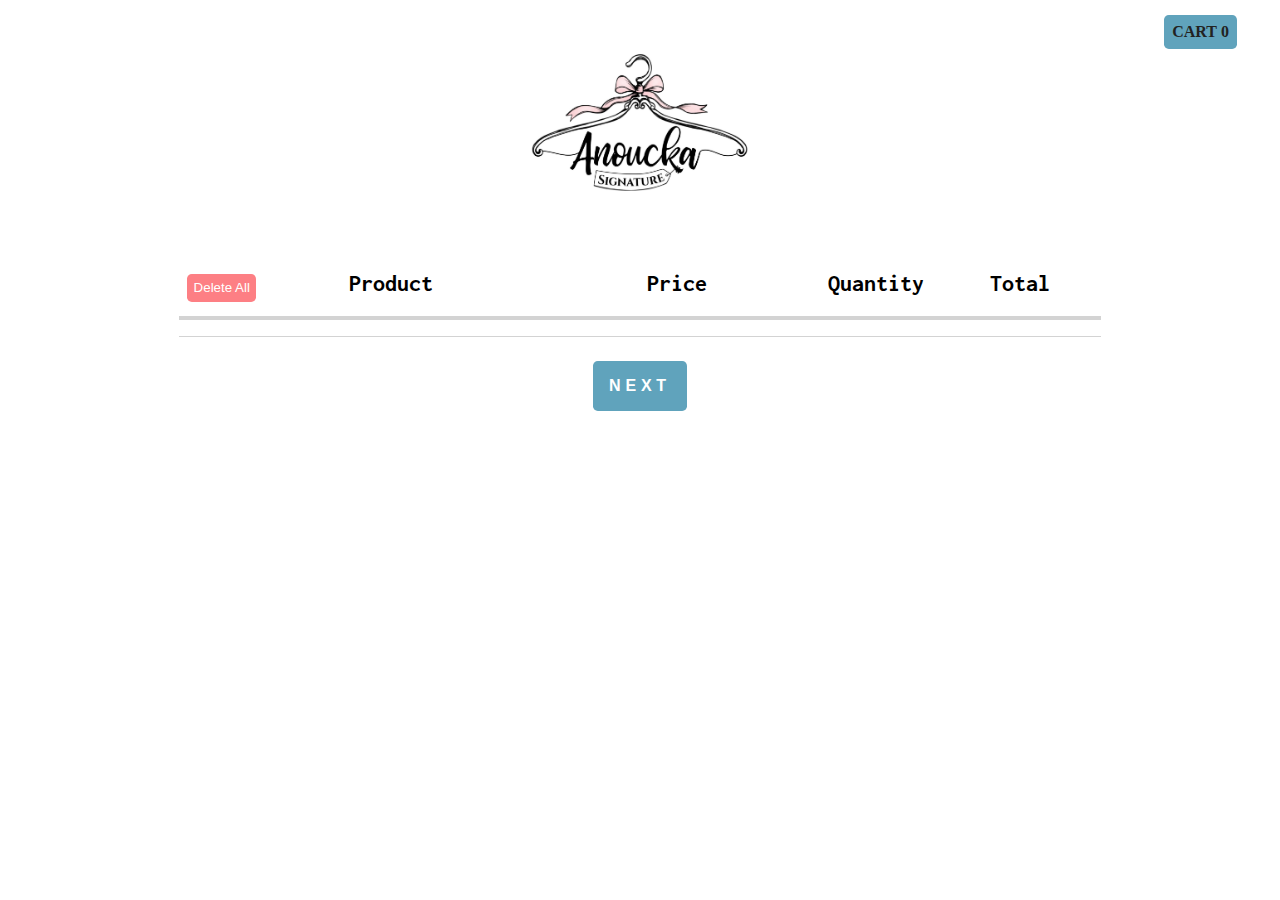
<file: shopping/cart.html>
<!DOCTYPE html>
<html lang="en">
    <head>
        <meta charset="UTF-8">
        <meta name="viewport" content="width=device-width, initial-scale=1.0">
        <title>Shopping Cart</title>
        <link rel="stylesheet" href="style.css"/>
        <link href="https://fonts.googleapis.com/css2?family=Inconsolata:wght@500;600;800&display=swap" rel="stylesheet">
        <link href="https://fonts.googleapis.com/css2?family=Vollkorn:ital,wght@1,600;1,700&display=swap" rel="stylesheet">
        <link rel="stylesheet" href="https://use.fontawesome.com/releases/v5.15.1/css/all.css" integrity="sha384-vp86vTRFVJgpjF9jiIGPEEqYqlDwgyBgEF109VFjmqGmIY/Y4HV4d3Gp2irVfcrp" crossorigin="anonymous">
    </head>
    <body>
        <div class="topBtns">
            <div class="cart">
                <a href="#">
                    <i class="fas fa-shopping-cart"></i>
                    <span>CART</span>
                    <span class="cartNumSpan">0</span>
                </a>
            </div>
            <div class="home">
                <button>
                    <a href="index(shopping).html">
                        <i class="fas fa-home"></i>
                    </a>
                </button>
            </div>
        </div>

        <div class="logoCon">
            <a href="index(shopping).html">
                <img src="./img/logo.jpg" class="imgLogo" alt="">
            </a>
        </div>

        <div class="cart-container">
            <div class="removeAllBtn" onclick="clearAllCart()">
                <button>Delete All</button>
            </div>
            <div class="header">
                <h2 class="h-product">Product</h2>
                <h2 class="h-price">Price</h2>
                <h2 class="h-quantity">Quantity</h2>
                <h2 class="h-total">Total</h2>
            </div>
            <div class="items"></div>
        </div>
        <div class="nextBtn">
            <button>
                <a href="">NEXT</a>
            </button>
        </div>
        <script src="./src/main.js" defer></script>
    </body>
</html>
</file>
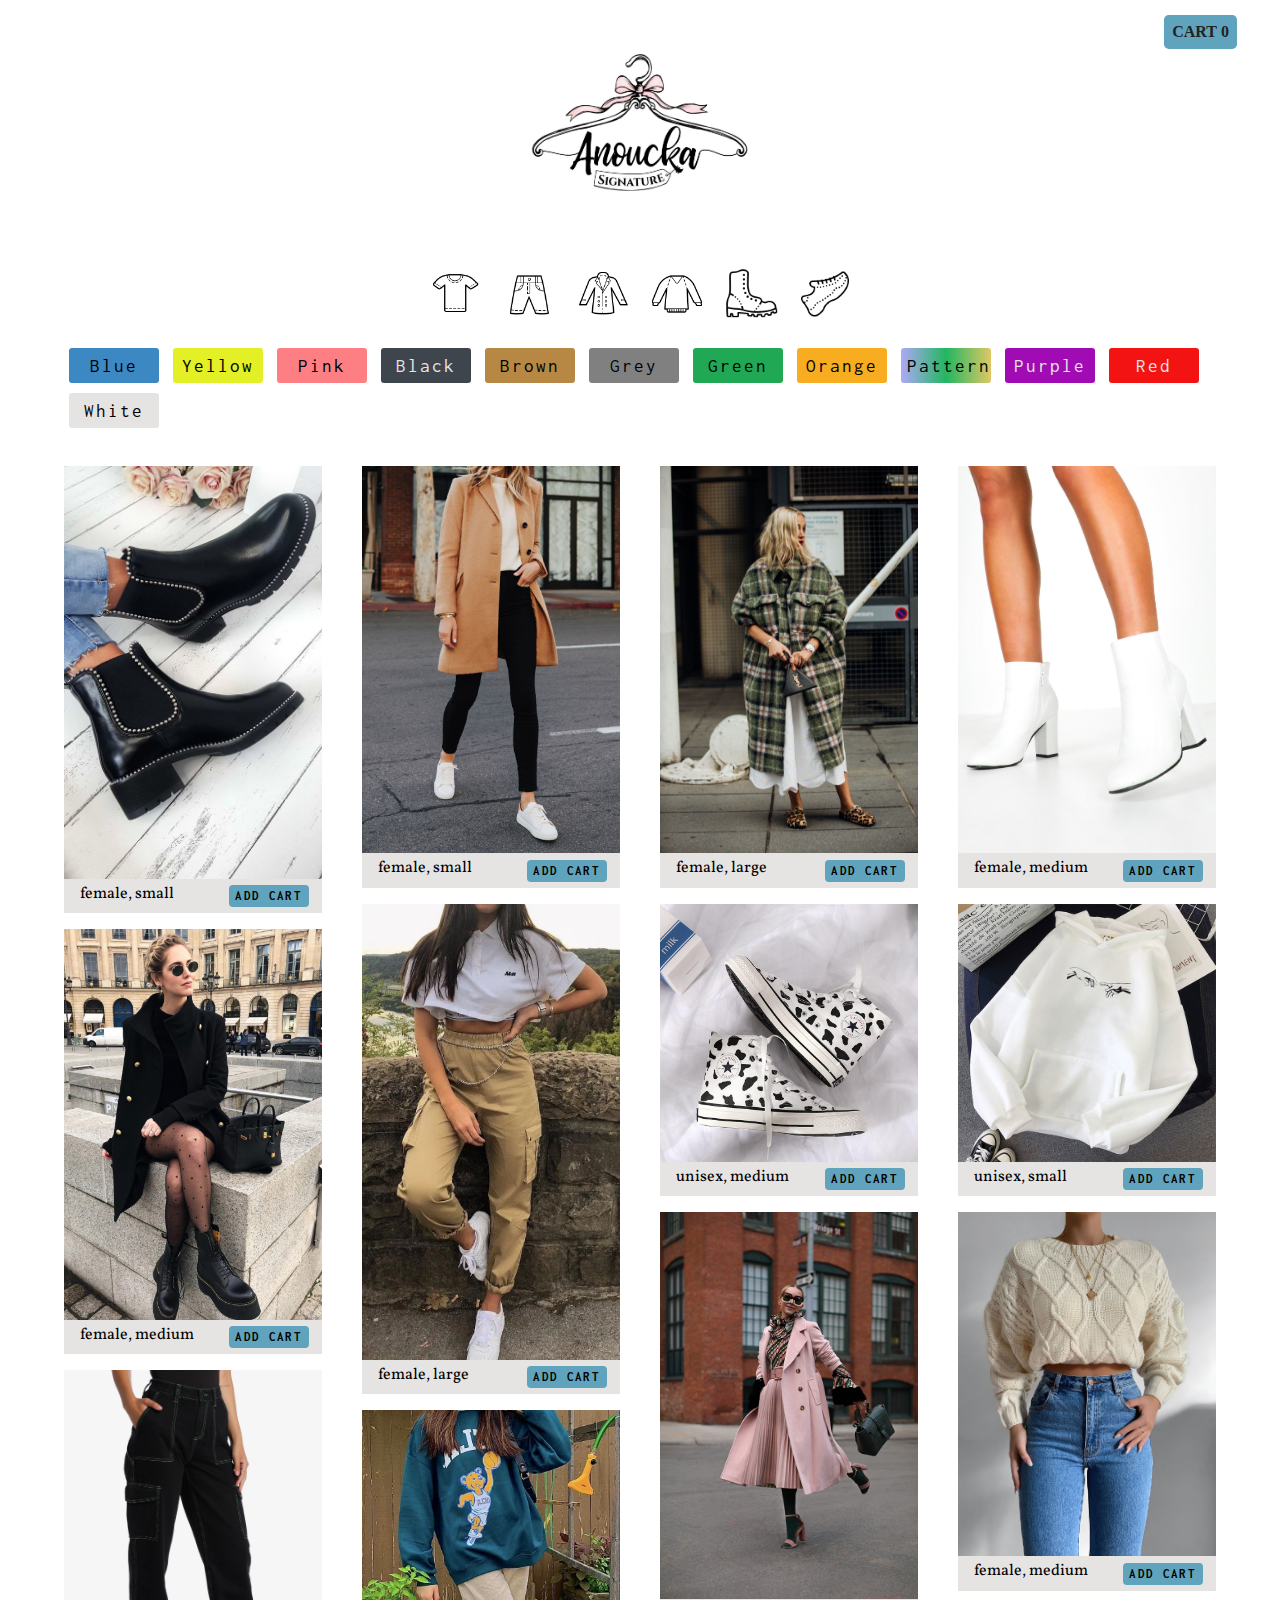
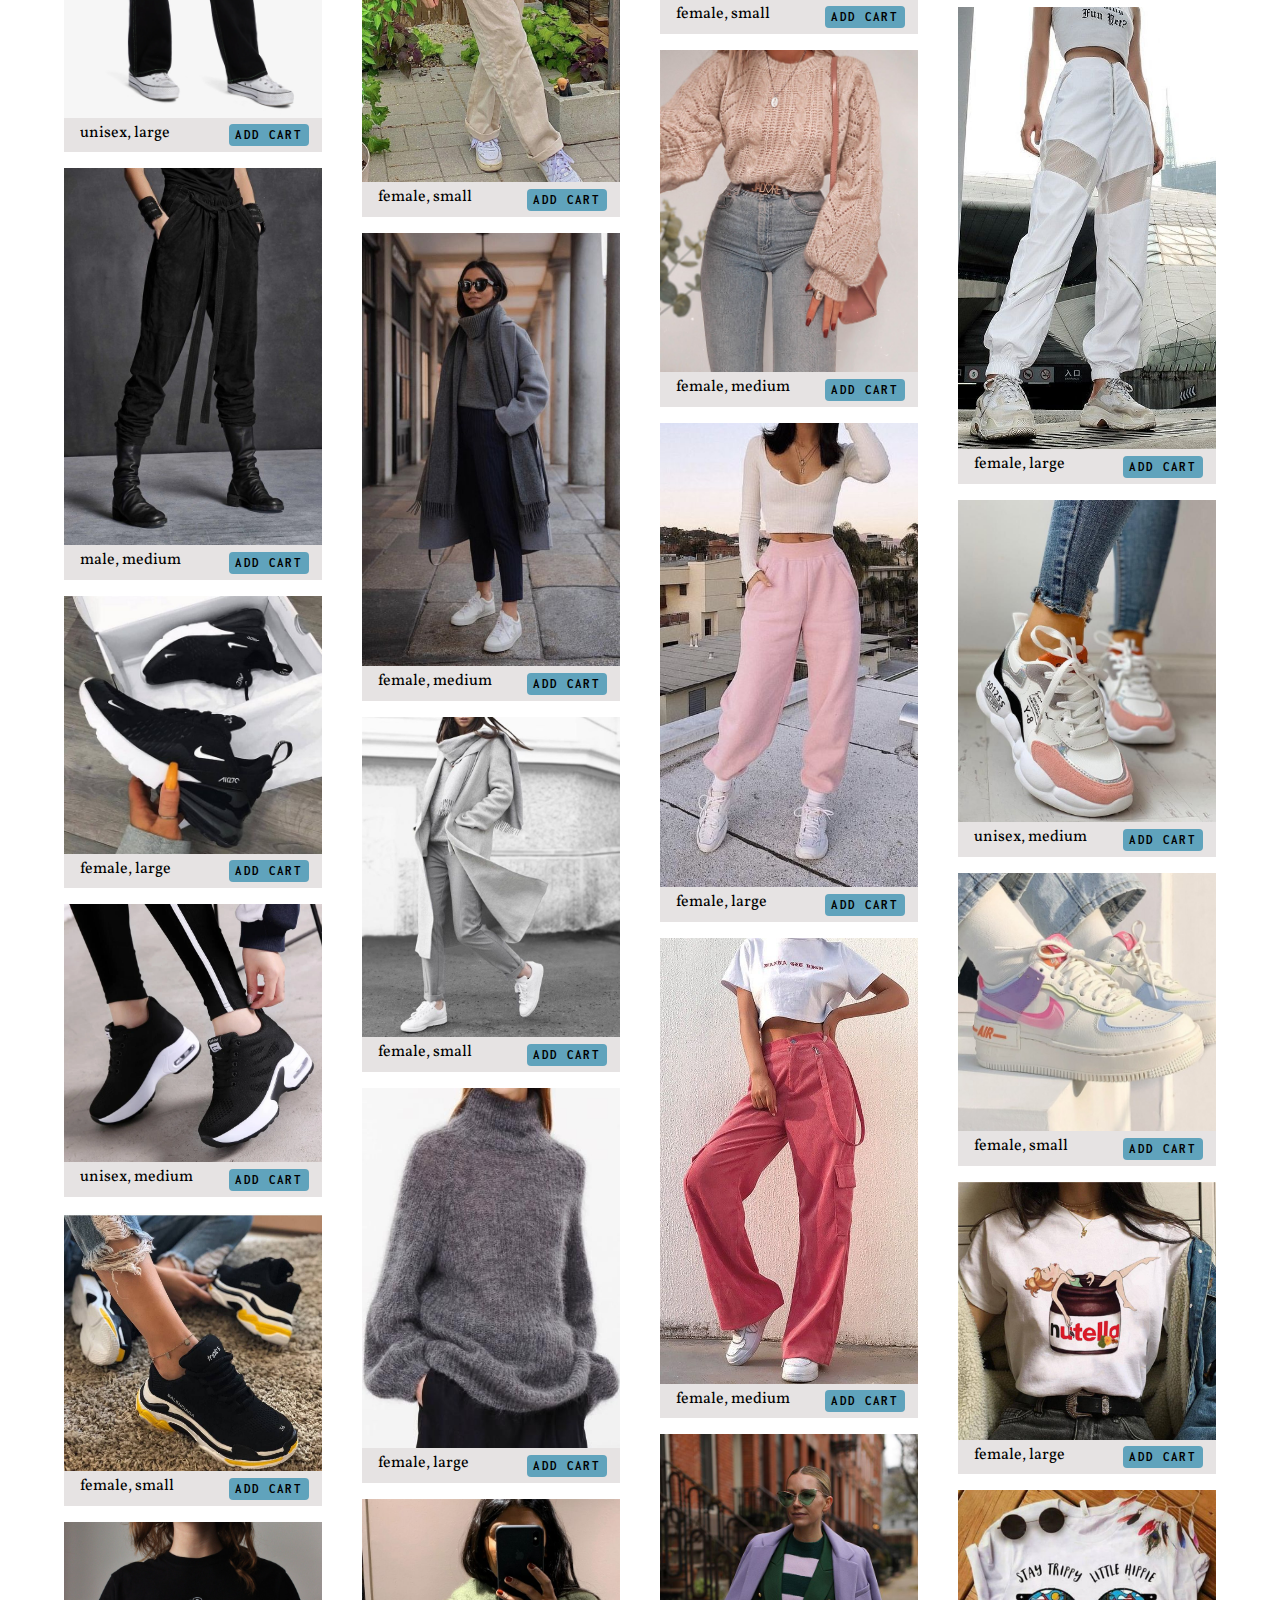
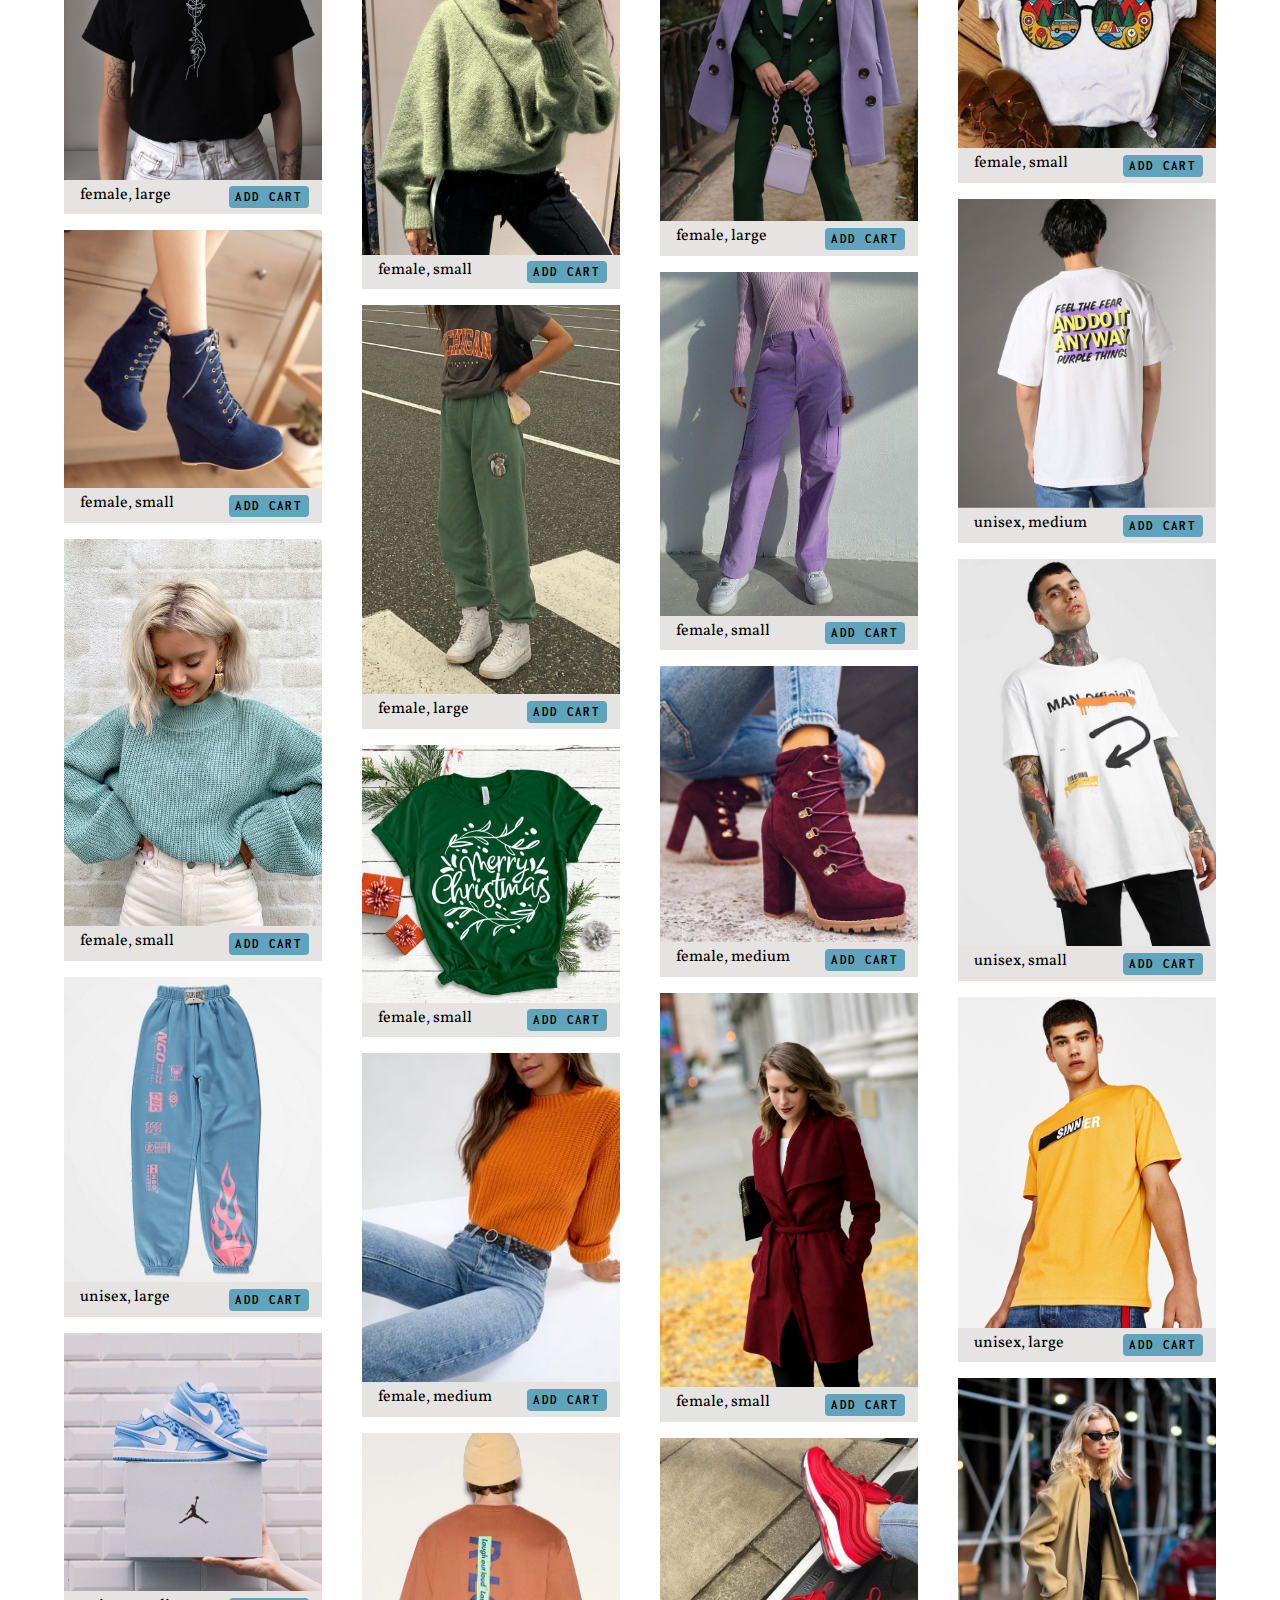
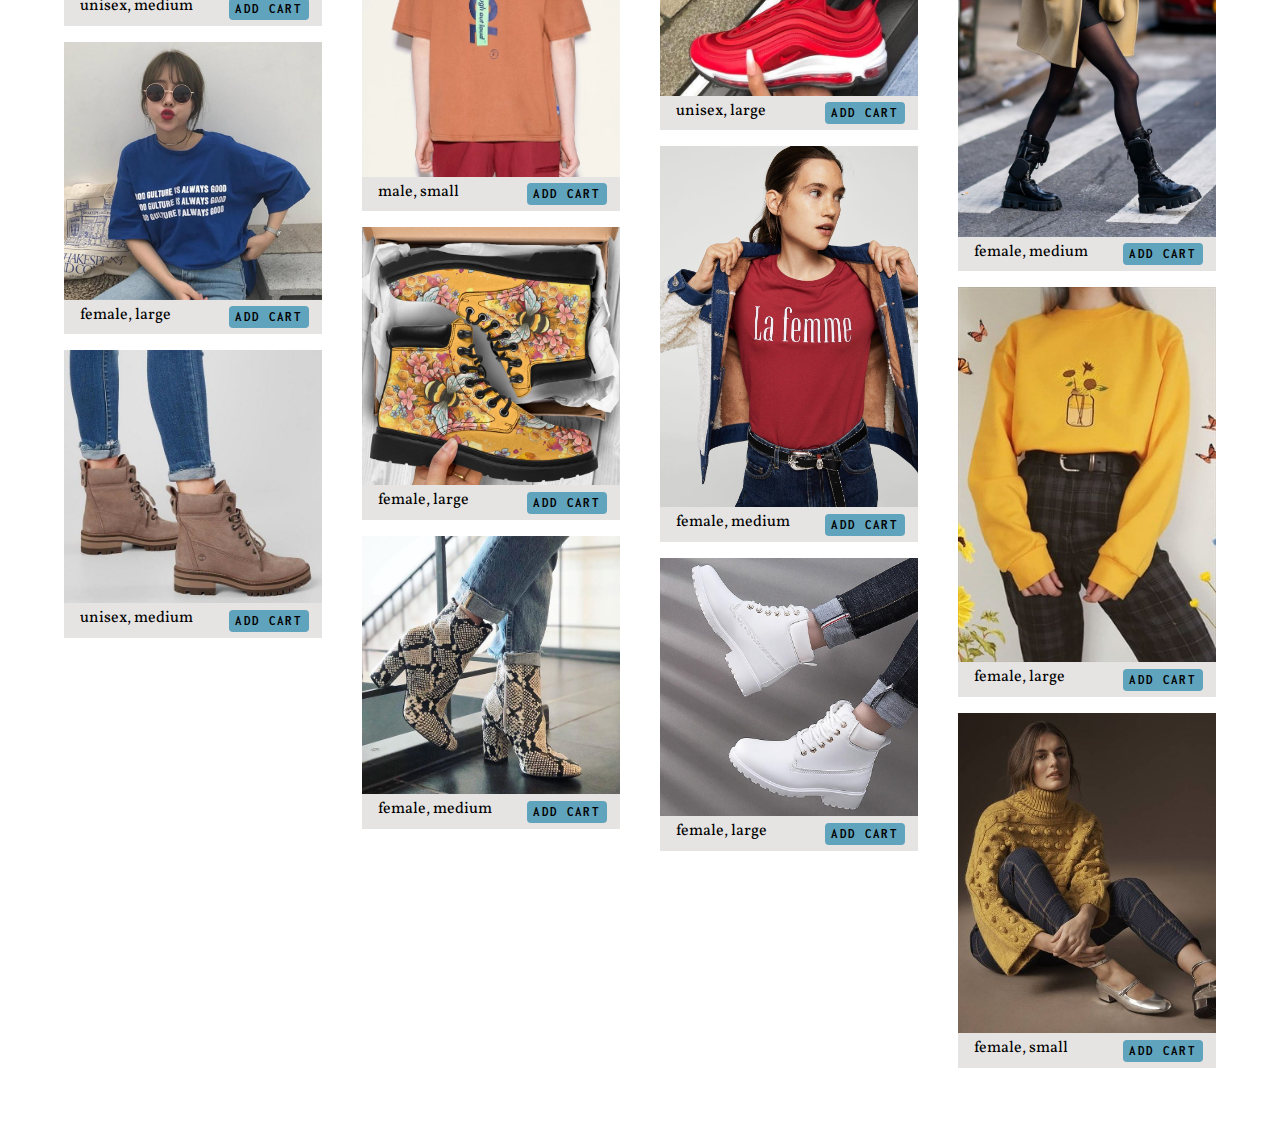
<file: shopping/index(shopping).html>
<!DOCTYPE html>
<html lang="en">
    <head>
        <meta charset="UTF-8"/>
        <meta name="viewport" content="width=device-width, initial-scale=1.0"/>
        <title>Shopping</title>
        <link rel="stylesheet" href="style.css"/>
        <link href="https://fonts.googleapis.com/css2?family=Inconsolata:wght@500;600;800&display=swap" rel="stylesheet">
        <link href="https://fonts.googleapis.com/css2?family=Vollkorn:ital,wght@1,600;1,700&display=swap" rel="stylesheet">
        <link rel="stylesheet" href="https://use.fontawesome.com/releases/v5.15.1/css/all.css" integrity="sha384-vp86vTRFVJgpjF9jiIGPEEqYqlDwgyBgEF109VFjmqGmIY/Y4HV4d3Gp2irVfcrp" crossorigin="anonymous">
    </head>
    <body>
        <div class="topBtns">
            <div class="cart">
                <a href="cart.html">
                    <i class="fas fa-shopping-cart"></i>
                    <span>CART</span>
                    <span class="cartNumSpan">0</span>
                </a>
            </div>
            <div class="github">
                <button>
                    <a href="https://github.com/Dayoung3460/shopping-website.git" target="_blank">
                        <i class="fab fa-github-square"></i>
                    </a>
                </button>
            </div>
        </div>

        <div class="logoCon">
            <img src="./img/logo.jpg" class="imgLogo" alt="">
        </div>

        <div class="btnCon">
            <div class="clothesBtn">
                <img src="./img/tshirt.png" alt="tshirt.png" data-key="type" data-value="Tshirt">
                <img src="./img/pants.png" alt="pants.png" data-key="type" data-value="Pants">
                <img src="./img/coat.png" alt="coat.png" data-key="type" data-value="Coat">
                <img src="./img/jumper.png" alt="jumper.png" data-key="type" data-value="Jumper">
                <img src="./img/boots.png" alt="boots.png" data-key="type" data-value="Boots">
                <img src="./img/sneakers.png" alt="sneakers.png" data-key="type" data-value="Sneakers">
            </div>

            <div class="colorBtn">
                <button class="blueBtn" data-key="color" data-value="Blue">Blue</button>
                <button class="yellowBtn" data-key="color" data-value="Yellow">Yellow</button>
                <button class="pinkBtn" data-key="color" data-value="Pink">Pink</button>
                <button class="blackBtn" data-key="color" data-value="Black">Black</button>
                <button class="brownBtn" data-key="color" data-value="Brown">Brown</button>
                <button class="greyBtn" data-key="color" data-value="Grey">Grey</button>
                <button class="greenBtn" data-key="color" data-value="Green">Green</button>
                <button class="orangeBtn" data-key="color" data-value="Orange">Orange</button>
                <button class="patternBtn" data-key="color" data-value="Pattern">Pattern</button>
                <button class="purpleBtn" data-key="color" data-value="Purple">Purple</button>
                <button class="redBtn" data-key="color" data-value="Red">Red</button>
                <button class="whiteBtn" data-key="color" data-value="White">White</button>
            </div>
        </div>
        <div class="viewCon"></div>
        <script src="./src/main.js" defer></script>
    </body>
</html>
</file>
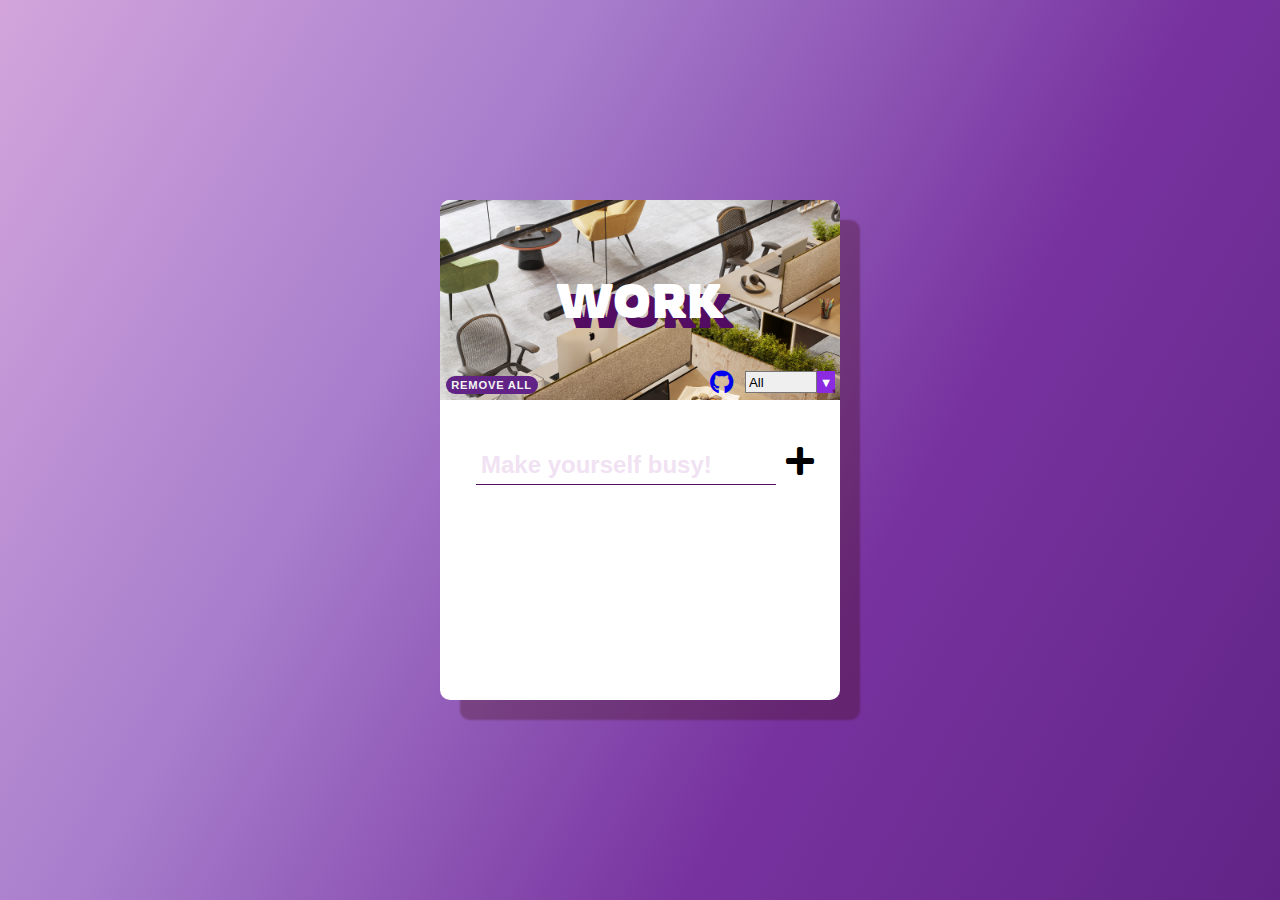
<file: to_do_list/index(todolist).html>
<!DOCTYPE>
<html lang="en" dir="ltr">
    <head>
        <meta charset="utf-8">
        <meta name="viewport" content="width = device-width, user-scalable=no">
        <meta http-equiv="X-UA-Compatible">
        <title>To do list</title>
        <link rel="stylesheet" href="style.css">
        <link rel="stylesheet" href="https://use.fontawesome.com/releases/v5.14.0/css/all.css">

    </head>
    <body>

        <div class="todolist">
            <div class="cover">
                <div class="title">
                    <h3>Work</h3>
                    <div class="select">
                        <select name="todos" class="filter-todo">
                            <option value="all">All</option>
                            <option value="completed">Checked</option>
                            <option value="deleted">Trash</option>
                        </select>
                    </div>
                    <div class="github">
                        <button>
                            <a href="https://github.com/Dayoung3460/to_do_list.git" target="_blank">
                                <i class="fab fa-github"></i>
                            </a>
                        </button>
                    </div>
                    <button class="removeAll">remove all</button>
                </div>

            </div>
            <div class="content">
                <form action="" class="add">
                    <div>
                        <input type="text" name="add" placeholder="Make yourself busy!" class="input" autofocus>
                        <span class="addBtn">
                            <a href="" class="plusBtn">
                                <i class="fas fa-plus"></i>
                            </a>
                        </span>
                    </div>
                </form>
                <ul class="lists"></ul>
            </div>
            <script src="main.js"></script>
    </body>
</html>
</file>
<file: CSS/responsive.css>
@media only screen and (max-width: 280px) {
  .header-area .main-menu .navbar {
    padding: 5% !important;
  }

  .site-main .site-banner .container h1 {
    font-size: 270%;
  }

  .site-main .aboutMe-area {
    padding: 10%;
  }

  .aboutMe-title h2 span {
    font-size: 100% !important;
  }

  .brand-area {
    display: contents;
    justify-content: center;
  }

  .services-area {
    display: inline;
  }

  .services-list .services {
    width: 14rem;
  }

  .site-main .contact-area .contact .contact-title p a {
    font-size: 120% !important;
  }
}

@media only screen and (max-width: 320px) {
  .header-area .main-menu .navbar {
    padding: 0;
  }
  .header-area .main-menu .navbar .navbar-brand {
    padding: 2% 15%;
    margin: 0%;
  }
  #navbarNav .navbar-nav {
    padding-left: 16%;
  }
  .navbar-nav .nav-item .nav-link {
    padding: 4% 0;
  }
  .site-main {
    width: 100%;
  }
  .site-main .site-banner .container {
    padding-left: 10%;
  }
  .site-main .site-banner .container h3 {
    padding-top: 25%;
    font-size: 230%;
  }
  .site-main .site-banner .container h1 {
    font-size: 300%;
  }
  .site-buttons .primary-button {
    margin-right: 5%;
  }
  .site-main .aboutMe-area {
    padding: 0% 10%;
    margin-bottom: 15%;
  }
  .site-main .aboutMe-area .aboutMe-image {
    padding-top: 0;
    padding-right: 0;
  }
  .site-main .aboutMe-area .img-fluid {
    width: 70%;
    height: 75%;
  }
  .aboutMe-title h2 span {
    font-size: 120%;
  }
  .aboutMe-title .paragraph {
    width: 100%;
  }
  .brand-area {
    padding: 1rem 0rem;
  }
  .brand-area .single-brand {
    margin-left: 15%;
  }
  .services-area .services-title {
    padding: 0 15% 0 15%;
  }
  .services-area .services-title h1 {
    font-size: 250%;
  }
  .services-list .services {
    margin: 4rem 0;
  }
  .site-main .project-area .button-group {
    margin: 10% 0 10% 0;
  }
  .site-main .project-area .button-group button {
    font: normal 500 20px/40px var(--roboto);
    padding: 0;
  }
  .site-main .about-area .about-title p {
    padding: 5% 5%;
  }
  .site-main .contact-area .contact .contact-title p {
    padding: 0%;
  }
  .site-main .contact-area .contact .contact-title p a {
    font-size: 120%;
  }
}

@media only screen and (max-width: 360px) {
  .site-main .contact-area .contact .contact-title p {
    padding: 1rem;
  }
}

@media only screen and (max-width: 375px) {
  .header-area .main-menu .navbar {
    padding: 2% 15%;
    margin: 0%;
  }
  .header-area .main-menu .navbar .navbar-brand {
    padding-top: 4%;
    padding-bottom: 2%;
  }
  .navbar-nav .nav-item .nav-link {
    padding: 4% 0;
  }
  .site-main .site-banner .container h1 {
    font-size: 350%;
  }
  .site-banner .site-title {
    padding-left: 10%;
  }
  .aboutMe-area {
    padding: 5%;
  }
  .aboutMe-area .aboutMe-image {
    padding: 20% 20% 20% 20%;
  }
  .aboutMe-title .paragraph {
    width: 100%;
  }
  .brand-area {
    padding: 1rem 2rem;
  }
  .brand-area .single-brand {
    margin-left: 15%;
  }
  .services-area .services-title {
    padding: 0 15% 0 15%;
  }
  .services-area .services-title h1 {
    font-size: 250%;
  }
  .site-main .project-area .button-group {
    margin: 10% 0 10% 0;
  }
  .site-main .project-area .button-group button {
    font: normal 500 20px/40px var(--roboto);
    padding: 0;
  }
  .site-main .about-area .about-title p {
    padding: 5% 5%;
  }
  .site-main .contact-area .contact .contact-title p {
    padding: 5%;
  }
  .site-main .contact-area .contact .contact-title p a {
    font-size: 150%;
  }
}

@media only screen and (max-width: 414px) {
  .services-title {
    padding: 0;
  }
}

@media only screen and (max-width: 450px) {
  .brand-area {
    padding: 0;
  }

  .services-title {
    padding: 0 1rem;
  }

  .title-h1 {
    font: normal bold 35px/40px var(--roboto);
  }

  .site-main .contact-area .contact .contact-title p {
    padding: 1rem 0rem;
  }
}

@media only screen and (max-width: 767px) {
  .brand-area .container {
    display: flex;
    align-content: center;
    justify-content: center;
    flex-direction: column;
  }

  .justify-content-md-center {
    display: flex;
    align-content: center;
    justify-content: center;
    flex-direction: column;
    margin: 0 auto;
  }

  .single-brand {
    width: 15em;
    height: 6rem;
  }

  .services-area .services {
    width: 26rem;
    height: 20rem;
  }

  .card-body {
    height: 10.55em;
  }

  .card-body .card-text {
    height: 6em;
  }
}

@media only screen and (max-width: 990px) {
  .navbar {
    padding: 0.7rem 2rem;
  }
}

@media only screen and (min-width: 767px) and (max-width: 990px) {
  .single-brand {
    width: 10rem;
    
  }
}

@media only screen and (min-width: 767px) and (max-width: 1024px) {
  .services-area .services {
    width: 12rem;
    overflow: hidden;
  }
}

@media only screen and (min-width: 1025px) and (max-width: 1199px) {
  .services-area .services {
    width: 14rem;
  }
}
</file>
<file: to_do_list/style.css>
@import url("https://fonts.googleapis.com/css2?family=Lemonada:wght@600&display=swap");
@import url("https://fonts.googleapis.com/css2?family=Rowdies:wght@700&display=swap");

*,
*::before,
*::after {
  box-sizing: border-box;
  margin: 0;
}

html,
body {
  padding: 0;
  margin: 0;
}

html {
  height: 100%;
}

body {
  min-height: 100%;
  background: linear-gradient(
    120deg,
    #d3a5dc,
    #a77dcc,
    hsl(278, 52%, 41%),
    #612486
  );
  background-repeat: no-repeat;
  background-position: center;
  font-family: "Lemonada", cursive;
  color: black;
  display: flex;
  align-items: center;
  justify-content: center;
}

.todolist {
  width: 400px;
  height: 500px;
  background-color: white;
  border-radius: 10px;
  box-shadow: 20px 20px 2px rgba(62, 9, 11, 0.3);
  margin: 20px 0;
}

.cover .title {
  background: url("./image/office.png");
  height: 200px;
  background-size: cover;
  border-top-left-radius: 10px;
  border-top-right-radius: 10px;
  font-family: "Rowdies", cursive;
  color: white;
  text-shadow: 10px 10px #520d63;
  position: relative;
  text-align: center;
}

.cover .title h3 {
  position: absolute;
  top: 50%;
  left: 50%;
  transform: translate(-50%, -50%);
  text-transform: uppercase;
  font-size: 3rem;
  font-weight: 900;
}

.content {
  height: 300px;
  padding: 30px;
  overflow-y: scroll;
  overflow-x: initial;
}

::-webkit-scrollbar {
  width: 5px;
}

::-webkit-scrollbar-thumb {
  background: black;
}

.content form {
  display: flex;
  justify-content: center;
  margin: 0px 0px 25px 0;
  font-size: 2rem;
  width: 350px;
}

.content form input {
  border-style: none;
  border-bottom: 1px solid #520d63;
  width: 300px;
  outline: none;
}

.content form .addBtn a {
  color: inherit;
}

.content form > * {
  border: none;
  height: 40px;
}

.content input[type="text"] {
  padding: 5px;
  font-weight: 700;
  font-size: 1.5rem;
  color: #520d63;
}

.content input::placeholder {
  color: var(--c, #f1e2f3);
}

.content .lists {
  padding-left: 0;
  overflow: hidden;
}

.content .lists li {
  padding: 3px;
}

.content .lists li button {
  float: right;
  cursor: pointer;
  margin-top: 0.4em;
  margin-left: 0.7em;
  padding: 0;
  border: none;
  background: none;
  font-size: 1.1rem;
  outline: none;
}

.content .lists li .trash:hover {
  color: red;
  font-size: 1.2rem;
}

.content .lists li .completed:hover {
  color: green;
  font-size: 1.2rem;
}

.content ul {
  list-style-type: none;
}

.content ul label {
  cursor: pointer;
  border-radius: 5px;
  padding: 0 5px;
}

.content input[type="checkbox"] + label:hover {
  background-color: #f7f1f8;
}

.content input[type="checkbox"]:checked + label {
  color: rgb(180, 176, 201);
  text-decoration: line-through;
}

.content input[type="checkbox"] {
  position: relative;
  top: 0;
  width: 20px;
  height: 20px;
  appearance: none;
  outline: none;
  transition: 0.3s;
  border-radius: 5px;
  margin-right: 0.5em;
}

.content input[type="checkbox"]::before {
  content: "";
  position: absolute;
  top: 5px;
  left: 0;
  width: 100%;
  height: 100%;
  border: 2px solid black;
  transition: 0.3s;
}

.content input:checked[type="checkbox"]::before {
  border-left: none;
  border-top: none;
  width: 13px;
  height: 20px;
  border-color: rgb(149, 23, 199);
  transform: rotate(45deg) translate(0px, -5px);
}

.fa-trash-alt,
.fa-check-circle {
  pointer-events: none;
}

.slideRemove {
  transform: translateY(1rem);
  opacity: 0;
}

.slideCompleted {
  transform: translateX(15rem);
  opacity: 0;
}

.list {
  transition: all 0.3s ease;
}

.todo-item {
  display: inline-block;
  width: 70%;
  overflow: hidden;
  text-overflow: ellipsis;
  white-space: nowrap;
  vertical-align: middle;
}

.todo-item:hover {
  text-overflow: clip;
  white-space: normal;
  word-break: break-all;
}

select {
  -webkit-appearance: none;
  -moz-appearance: none;
  outline: none;
  width: 4.5rem;
  cursor: pointer;
  padding: 0.2em;
}

.select {
  position: relative;
  display: flex;
  float: right;
  top: 83%;
  margin: 5px;
  overflow: hidden;
}

.select::after {
  content: "\25BC";
  background-color: blueviolet;
  padding: 0.2em;
  font-size: 0.8rem;
}

.select:hover::after {
  background-color: black;
  color: blueviolet;
}

.title .removeAll {
  display: flex;
  position: absolute;
  left: 0.5em;
  bottom: 0.5em;
  background: #612486;
  color: whitesmoke;
  text-transform: uppercase;
  font-size: 0.7rem;
  letter-spacing: 0.07em;
  font-weight: 600;
  padding: 0.3em 0.5em;
  border-radius: 5em;
  border: none;
}

.title .removeAll:hover {
  background-color: ivory;
  color: #612486;
}

.title .removeAll:focus {
  outline: none;
}

.title .github {
  display: flex;
  position: absolute;
  right: 3.7em;
  bottom: 0.2em;
  font-size: 1.7rem;
}

.title .github a {
  font-size: 1.5rem;
}

.title .github button {
  background-color: transparent;
  border: none;
}
</file>
<file: analog clock/style.css>
*, 
*::after, 
*::before {
    box-sizing: border-box;
}

body {
    height: 100vh;
    display: flex;
    justify-content: center;
    align-items: center;
    overflow: hidden;
}

.clock {
    width: 500px;
    height: 500px;
    background-image: url('galaxy.jfif');
    background-repeat: no-repeat;
    background-size: cover;
    border-radius: 50%;
    position: relative;
}

.clock .number {
    --rotation: 0;
    position: absolute;
    width: 100%;
    height: 100%;
    text-align: center;
    color: #fff;
    font-size: 2rem;
    transform: rotate(var(--rotation));
}

.clock .number1 {
    --rotation: 30deg;
}

.clock .number2 {
    --rotation: 60deg;
}

.clock .number3 {
    --rotation: 90deg;
}

.clock .number4 {
    --rotation: 120deg;
}

.clock .number5 {
    --rotation: 150deg;
}

.clock .number6 {
    --rotation: 180deg;
}

.clock .number7 {
    --rotation: 210deg;
}

.clock .number8 {
    --rotation: 240deg;
}

.clock .number9 {
    --rotation: 270deg;
}

.clock .number10 {
    --rotation: 300deg;
}

.clock .number11 {
    --rotation: 330deg;
}

.clock .number12 {
    --rotation: 360deg;
}

.clock .hand {
    --rotation: 0;
    position: absolute;
    z-index: 10;
    bottom: 50%;
    left: 50%;
    width: 10px;
    height: 50%;
    background-color: #fff;
    border-top-left-radius: 30px;
    border-top-right-radius: 30px;
    transform-origin: bottom;
    transform: translateX(-50%) rotate(calc(var(--rotation) * 1deg));
}

.clock::after {
    content: '';
    position: absolute;
    background-color: #fff;
    z-index: 11;
    width: 15px;
    height: 15px;
    top: 50%;
    left: 50%;
    transform: translate(-50%, -50%);
    border-radius: 50%;
}

.clock::before {
    content: '';
    position: absolute;
    border: 2.5px solid #fff;
    border-radius: 50%;
    width: 83%;
    height: 83%;
    top: 8.5%;
    left: 8.5%;
    border-radius: 50%;
}

.clock .second {
    width: 2px;
    height: 53%;
    bottom: 40%;
    transform-origin: 50% 80%;
    background: linear-gradient(rgb(243, 243, 197), rgb(155, 69, 189), rgb(52, 78, 161));

}

.clock .minute {
    width: 7px;
    height: 37%;
}

.clock .hour {
    width: 10px;
    height: 30%;
}
</file>
<file: hotel_website/css/style.css>
@import url("https://fonts.googleapis.com/css?family=Open+Sans|Roboto:400,700&display=swap");
@import url('https://fonts.googleapis.com/css2?family=Lobster&display=swap');

:root {
  --clr-grey-1: hsl(209, 61%, 16%);
  --clr-grey-2: hsl(211, 39%, 23%);
  --clr-grey-3: hsl(209, 34%, 30%);
  --clr-grey-4: hsl(209, 28%, 39%);
  --clr-grey-5: hsl(210, 22%, 49%);
  --clr-grey-6: hsl(209, 23%, 60%);
  --clr-grey-7: hsl(211, 27%, 70%);
  --clr-grey-8: hsl(210, 31%, 80%);
  --clr-grey-9: hsl(212, 33%, 89%);
  --clr-grey-10: hsl(210, 36%, 96%);

  --clr-red: rgb(245, 10, 10);
  --clr-blue: hsl(205, 78%, 60%);
  --clr-yellow: rgb(250, 246, 23);

  --light-shadow: 0 5px 15px rgba(0, 0, 0, 0.1);
  --dark-shadow: 0 5px 15px rgba(0, 0, 0, 0.2);

  --back-ground: antiquewhite;
}

* {
  margin: 0;
  padding: 0;
  box-sizing: border-box;
}

body {
  height: 100vh;
}

/* ****************** index page ****************/

.sidebar-toggle {
  position: absolute;
  top: 1.7rem;
  right: 1.7rem;
  width: 2rem;
  height: 2rem;
  background-color: transparent;
  outline: none;
  border: 0.1em solid #222;
  border-radius: 0.3em;
  transition: all 0.2s linear;
  cursor: pointer;
  z-index: 2;
  animation: bounce 2s ease-in-out infinite;
}

.sidebar-toggle:hover {
  color: var(--clr-red);
}

@keyframes bounce {
  0% {
    transform: scale(1);
  }
  50% {
    transform: scale(1.2);
  }
  100% {
    transform: scale(1);
  }
}

.sidebar-toggle i {
  font-size: 1.8em;
}

.sidebar {
  position: relative;
  width: 0%;
  float: right;
  background-color: var(--back-ground);
  height: 100%;
  padding: 1rem 0;
  line-height: 2.5;
  z-index: 1;
  transition: all 0.3s linear;
}

.show-sidebar {
  width: 20%;
}

.logo {
  position: fixed;
  width: 8rem;
  padding-left: 2.5rem;
}

.sidebar-header {
  margin-top: 0.5rem;
  margin-bottom: 1rem;
  z-index: 1;
}

ul {
  position: fixed;
  list-style-type: none;
  width: 100%;
  margin-top: 5.5rem;
}

a {
  display: block;
  font-size: 1rem;
  font-family: "Roboto", sans-serif;
  padding-left: 1rem;
  text-decoration: none;
  color: #222;
  text-transform: uppercase;
  transition: all 0.3s linear;
}

.links a:hover {
  background: #fff;
  font-weight: 600;
  padding-left: 1.75rem;
}

.highlight {
  width: 80%;
  animation: img-loaded .5s linear;
}

@keyframes img-loaded{
  0% {
    transform: translateY(-60%);
  }
  50% {
    transform: translateY(-30%);
  }
  100% {
    transform: translateY(0%);
  }
}

.indexSection {
  position: fixed;
  display: flex;
  height: 100%;
  width: 100%;
}

.gallery {
  width: 50%;
  display: flex;
  justify-content: center;
  align-items: center;
  flex-direction: column;
  padding-top: 1rem;
}

.description {
  width: 50%;
  height: 100%;
  display: flex;
  flex-direction: column;
  justify-content: center;
  align-items: center;
  font-family: "Roboto", sans-serif;
  background-color: var(--back-ground);
  animation: description-loaded 1.7s linear;
}

@keyframes description-loaded{
  0% {
    opacity: 0;
  }
  100% {
    opacity: 1;
  }
}

.description > p {
  margin-bottom: 3rem;
}

.description .promotion {
  width: 100%;
  display: flex;
  flex-direction: column;
  justify-content: center;
  align-items: center;
  padding: 1rem 0;
  background: rgba(0, 0, 0, 0.3);
}

.promotion .promoContent {
  display: flex;
  width: 100%;
  justify-content: center;
  align-items: flex-end;
  position: relative;
  margin-bottom: 1rem;
  text-transform: capitalize;
}

.promotion .promoMonth {
  position: absolute;
  width: 100%;
  left: 10%;
  top: -4rem;
  font-size: 2.3rem;
  font-family: 'Lobster', cursive;
  transform: rotateZ(-7deg);
}

.promotion .promoContent .promoPercentage {
  font-size: 3rem;
  margin-right: 1rem;
  animation: review-loaded .7s linear infinite alternate;
}

.promotion .promoContent i {
  font-size: 2rem;
  margin-left: .3em;
  transform: rotateZ(15deg);
  color: #fff;
  transition: all .2s linear;
}

.promotion .promoContent i:hover {
  font-size: 2.3rem;
  transform: rotateZ(-15deg);
  color: var(--clr-blue);
}

.promotion .promoDesc {
  text-transform: capitalize;
  text-align: center;
  margin: 0 1.5em;
}

.countDown {
  width: 100%;
  display: flex;
  justify-content: center;
  align-items: center;
  margin: 1em 0;
}

.countDown .deadline-format {
  margin: 0 2em;
  background-color: #222;
  padding: .7em 1em;
  border-radius: .3rem;
}

.countDown .deadline-format > div {
  display: flex;
  flex-direction: column;
  justify-content: center;
  align-items: center;
  color: #fff;
}

.countDown .deadline-format > div h4 {
  font-size: 1.3rem;
  letter-spacing: .1em;
}

.preview {
  width: 80%;
  overflow-y: auto;
  margin-top: 0.5em;
  animation: preview-loaded .5s linear;
}

@keyframes preview-loaded{
  0% {
    transform: translateY(60%);
  }
  50% {
    transform: translateY(30%);
  }
  100% {
    transform: translateY(0%);
  }
}

.preview img {
  height: 5em;
  opacity: 0.6;
  cursor: pointer;
  border: 0.2em solid var(--clr-grey-8);
}

.preview .active {
  opacity: 1;
}

.colorContainer {
  position: absolute;
  bottom: 0.5rem;
  left: 0.5rem;
}

.colorContainer .colorChangedbtn {
  margin-bottom: 0.5rem;
  background: transparent;
  color: #222;
  letter-spacing: 0.1rem;
  transition: all 0.4s linear;
  border: 0.1em solid #222;
  cursor: pointer;
  box-shadow: 0 0.3em 0.5em rgba(0, 0, 0, 0.2);
  border-radius: 0.25rem;
  padding: 0.3em;
}

.colorContainer .colorChangedbtn:hover {
  color: #fff;
  background: #222;
}

.colorContainer p {
  background-color: #222;
  color: white;
  padding: 0.3rem;
  border-radius: 0.25rem;
  font-size: 0.8em;
}

.colorContainer p span {
  text-transform: uppercase;
  color: var(--clr-blue);
}

/******************* review page ******************/

.main-review {
  height: 100%;
  background-color: var(--clr-grey-10);
  display: flex;
  justify-content: center;
}

.review-container {
  display: flex;
  flex-direction: column;
  justify-content: center;
  align-items: center;
  font-family: "Roboto", sans-serif;
}

.review-container .title h2 {
  text-transform: capitalize;
  letter-spacing: 0.3rem;
  font-size: 1.7rem;
  animation: title-loaded .5s linear;
}

@keyframes title-loaded{
  0% {
    transform: translateX(-70%);
  }
  100% {
    transform: translateX(0);
  }
}

.review-container .title .underline {
  height: 0.25rem;
  width: 10rem;
  background: var(--clr-blue);
  margin-left: auto;
  margin-right: auto;
  margin-top: 0.5rem;
  margin-bottom: 3rem;
  animation: underline-loaded .5s linear;
}

@keyframes underline-loaded{
  0% {
    transform: translateX(70%);
  }
  100% {
    transform: translateX(0);
  }
}

.review-container .review {
  position: relative;
  width: 50%;
  height: 60%;
  background-color: #fff;
  padding: 1.5rem 1rem 1rem 1rem;
  border-radius: 0.6rem;
  transition: all 0.2s linear;
  animation: review-loaded .5s linear;
}

@keyframes review-loaded{
  0% {
    transform: scale(1.15);
  }
  100% {
    transform: scale(1);
  }
}

.review-container .review:hover {
  box-shadow: var(--dark-shadow);
}

.review .img-container {
  margin: 0.5rem auto 3rem auto;
  height: 10rem;
  width: 10rem;
}

.review .img-container::after {
  font-family: "Font Awesome 5 Free";
  font-weight: 900;
  font-size: 1.5rem;
  content: "\f004";
  position: absolute;
  top: 5%;
  left: 40%;
  color: var(--clr-red);
  transform: rotate(-20deg);
}

.review .img-container::before {
  font-family: "Font Awesome 5 Free";
  font-weight: 900;
  font-size: 1.5rem;
  content: "\f005";
  position: absolute;
  top: 40%;
  left: 60%;
  padding: 0.2em;
  border-radius: 50%;
  color: var(--clr-yellow);
  transform: rotate(-20deg);
}

.review div img {
  position: relative;
  height: 100%;
  width: 100%;
  border-radius: 50%;
  object-fit: cover;
  z-index: 1;
}

#author {
  font-size: 1.2rem;
  letter-spacing: 0.15em;
  text-transform: capitalize;
  line-height: 1.25;
  margin-bottom: 0.75rem;
  text-align: center;
}

#info {
  position: relative;
  width: 70%;
  text-align: center;
  margin: 0 auto 1.25rem auto;
  color: var(--clr-grey-5);
  overflow-y: auto;
}

.button-container {
  position: relative;
  display: flex;
  justify-content: center;
  align-items: center;
  margin-top: 2em;
}

.button-container button {
  width: 2em;
  margin: 0 2em;
  border: none;
  outline: none;
  background-color: transparent;
  cursor: pointer;
}

.button-container button i {
  font-size: 1.2rem;
}

.button-container button i:hover {
  color: var(--clr-blue);
  font-size: 1.4rem;
}



/******************* FAQ page ******************/

.faqMain{
  display: flex;
  flex-direction: column;
  justify-content: center;
  align-items: center;
  width: 100%;
  height: 100%;
  background-color: var(--clr-grey-1);
  color: #fff;
  line-height: 2rem;
}

.faqTitle{
  margin: 2.5rem;
  font-family: 'Lobster', cursive !important;
  letter-spacing: .3rem;
  text-align: center;
  line-height: 3rem;
}

.faqSection{
  width: 50%;
  overflow-y: auto;
  margin-bottom: 3rem;
  animation: faqSection-loaded .5s linear;
}

@keyframes faqSection-loaded{
  0% {
    transform: rotatex(50deg);
  }
  50%{
    transform: rotatex(25deg);
  }
  100% {
    transform: rotatex(0deg);
  }
}

::-webkit-scrollbar {
  width: .5rem;
}

::-webkit-scrollbar-track {
  background: var(--clr-grey-10);
  border-radius: 3rem;
}

::-webkit-scrollbar-thumb {
  background:var(--clr-grey-5);
  border-radius: 3rem;
}

::-webkit-scrollbar-thumb:hover {
  background:var(--clr-grey-7);
}

.faqCard{
  width: 95%;
  background-color: var(--clr-grey-2);
  padding: 1rem;
  margin: 1rem 0;
  border-radius: .5rem;
  box-shadow: .3rem .3rem var(--clr-grey-3);
  transition: all .2s linear;
}

.faqCard .title{
  display: flex;
  flex-direction: row;
  justify-content: space-between
}

.faqCard hr{
  margin: 1rem 0;
  display: none;
}

.faqCard p {
  display: none;
  color: var(--clr-grey-9);
}

.title h3 i {
  margin: 0.5rem;
  color: var(--clr-red);
}

.title button{
  background-color: transparent;
  border: none;
  outline: none;
  margin: 0 1rem;
  cursor: pointer;
}

.title button i {
  color: var(--clr-blue);
  font-size: 1.5rem;
  transition: all .3s linear;
}

.title button i:hover{
  transform: rotate(-30deg);
}

.faqCard .show-hr,
.faqCard .show-p {
  display: block;
}

/******************* About page ******************/

.about-section{
  width: 100%;
  height: 100%;
  background-color: var(--clr-grey-10);
  padding: 3rem 0;
}

.about-main{
  width: 70%;
  height: 100%;
  display: flex;
  justify-content: center;
  align-items: center;
  flex-direction: column;
  margin: 0 auto;
}

.about-container {
  display: flex;
  flex-direction: row;
  justify-content: center;
  width: 100%;
}

.about-video {
  display: flex;
  justify-content: center;
  align-items: center;
  margin-right: 1rem;
  border-radius: .5rem;
  overflow: hidden;
}

.preloader{
  position: absolute;
  width: 13rem;
  height: 13rem;
  display: flex;
  justify-content: center;
  align-items: center;
}

.hide-preloader {
  visibility: hidden;
}

.about-title{
  margin-bottom: 3.5rem;
  display: flex;
  justify-content: center;
  align-items: center;
  flex-direction: column;
}

.about-title h1 {
  margin: .3em 0;
  text-transform: uppercase;
  font-size: 2rem;
  letter-spacing: .3rem;
  animation: title-loaded .5s linear;
}

.about-title .underline {
  height: 0.25rem;
  width: 13rem;
  background: var(--clr-blue);
  margin-left: auto;
  margin-right: auto;
  margin-bottom: .5rem;
  animation: underline-loaded .5s linear;
}

.about-title p {
  text-align: center;
  color: var(--clr-grey-4);
}

.about-container .desc {
  width: 50%;
  background-color: var(--clr-grey-9);
  border-radius: .5rem;
  height: 22.5rem;
  margin-left: 1rem;
  transition: all .2s linear;
  animation: description-loaded .7s linear;
}

.about-container .desc:hover {
  box-shadow: var(--dark-shadow);
}

.desc .tabDiv {
  display: flex;
  justify-content: space-around;
  align-items: center;
  width: 100%;
}

.tabDiv button {
  height: 3rem;
  width: 100%;
  display: block;
  border: none;
  outline: none;
  color: #fff;
  background-color: var(--clr-grey-1);
  cursor: pointer;
  font-size: .8rem;
  text-transform: uppercase;
  letter-spacing: .2rem;
  font-weight: 600;
  padding: .7rem 2.3rem;
}

.tabDiv button:hover:not(.active) {
  background-color: var(--clr-grey-6);
  color: var(--clr-grey-10);
}

.tabDiv .active {
  background-color: var(--clr-grey-9);
  color: var(--clr-grey-1);
}

.tabDiv .tab1 {
  border-top-left-radius: .5rem;
}

.tabDiv .tab3 {
  border-top-right-radius: .5rem;
}

.desc .para{
  height: 19rem;
  padding: 1rem;
  overflow-y: auto;
}

.para .content {
  display: none;
}

.para .active {
  display: block;
  animation: img-loaded .3s linear;
}

.para .content h4{
  text-transform: capitalize;
  letter-spacing: .1rem;
  margin-bottom: 1rem;
}

.para .content p {
  color: var(--clr-grey-4);
}
</file>
<file: hotel_website/css/responsive.css>
@media only screen and (max-width: 768px) {
  .sidebar-header {
    margin-top: 4rem;
  }

  .logo {
    padding: 0rem 3rem 0 1.5rem;
  }

  .review-container .review {
    height: 75%;
  }

  .review .img-container::after {
    left: 20%;
  }

  .faqSection{
    width: 80%;
  }

  .about-main {
    width: 90%;
  }

  .about-container {
    display: flex;
    flex-direction: column;
    justify-content: center;
    align-items: center;
  }

  .about-video {
    margin-bottom: 2rem;
    margin-right: 0;
    width: 100%;
  }

  .about-container .desc {
    margin-left: 0;
    width: 100%;
    height: 40%;
  }

  .desc .para{
    height: 13rem;
  }

  .about-section {
    height: calc(100% + 13rem);
  }

  .countDown .deadline-format {
    margin: 0 .2em;
    padding: .5em;
  }

  .promotion .promoMonth {
    top: -3rem;
    font-size: 1.5rem;
  }

  .promotion .promoContent i {
    display: none;
  }

}

@media only screen and (min-width: 769px) and (max-width: 900px) {
  .logo {
    width: 6rem;
    padding-left: 1.5rem;
  }

  .review-container .review {
    height: 70%;
  }

  .review .img-container::after {
    left: 25%;
  }

  .faqSection{
    width: 70%;
  }

  .about-container {
    display: flex;
    flex-direction: column;
    justify-content: center;
    align-items: center;
  }

  .about-video {
    margin-bottom: 2rem;
    margin-right: 0;
  }

  .about-container .desc {
    margin-left: 0;
    width: 40rem;
    height: 40%;
  }

  .desc .para{
    height: 13rem;
  }

  .about-section {
    height: calc(100% + 13rem);
  }

   .countDown .deadline-format {
  margin: 0 1em;
  }
}

@media only screen and (min-width: 901px) and (max-width: 1024px) {
  .logo {
    width: 7rem;
  }

  .review-container .review {
    height: 65%;
  }

  .review .img-container::after {
    left: 30%;
  }

  .faqSection{
    width: 70%;
  }

  .about-container {
    display: flex;
    flex-direction: column;
    justify-content: center;
    align-items: center;
  }

  .about-video {
    margin-bottom: 2rem;
    margin-right: 0;
  }

  .about-container .desc {
    margin-left: 0;
    width: 40rem;
    height: 40%;
  }

  .desc .para{
    height: 13rem;
    overflow-y: auto;
  }

  .about-section {
    height: calc(100% + 13rem);
  }

  .countDown .deadline-format {
  margin: 0 1em;
  }
}

@media only screen and (min-width: 1025px) and (max-width: 1200px) {
  .logo {
    width: 7.5rem;
  }

  .review .img-container::after {
    left: 35%;
  }

  .faqSection{
    width: 60%;
  }

  .about-container {
    display: flex;
    flex-direction: column;
    justify-content: center;
    align-items: center;
  }

  .about-video {
    margin-bottom: 2rem;
    margin-right: 0;
  }

  .about-container .desc {
    margin-left: 0;
    width: 40rem;
    height: 40%;
  }

  .desc .para{
    height: 13rem;
    overflow-y: auto;
  }

  .about-section {
    height: calc(100% + 13rem);
  }
}
</file>
<file: Jumping Game/style.css>
@import url('https://fonts.googleapis.com/css2?family=Press+Start+2P&display=swap');

* {
  font-family: 'Press Start 2P', cursive;
}

.grid {
    width: 400px;
    height: 600px;
    display: flex;
    flex-direction: column;
    justify-content: center;
    align-items: center;
    background-image: url(./img/background.png);
    background-size: contain; 
    background-repeat: no-repeat;
    position: relative;
    overflow: hidden;
    border-radius: 5px;
}

.start-btn {
    position: absolute;
    width: 200px;
    height: 200px;
    top: 60px;
    background-image: url(./img/start_btn.png);
    background-size: contain; 
    background-repeat: no-repeat;
    background-color: transparent;
    border: none;
    outline: none;
    cursor: pointer;
    animation: shake 1s infinite;
    animation-direction: alternate;
}

@keyframes shake {
  0% {
    transform: skewY(15deg);
  }
  100% {
    transform: skewY(-15deg);
  }
}

.start-btn:hover {
    animation: none;
    transform: scale(1.2);
}

.character,
.level,
.direction,
.arrowKey {
  position: absolute;
  z-index: 1;
  display: flex;
  flex-direction: row;
  justify-content: center;
  align-items: center;
  width: 400px;
}

.level label {
  margin: 0 20px 0 10px;
}

.level p {
  margin-right: 10px;
}

.arrowKey {
  margin-top: 170px;
}

.arrowKey div i {
  font-size: 30px;
  padding: 5px 25px;
  color: rgb(22, 22, 145);
}

.character {
  width: 350px !important;
  margin: 300px 25px 0 25px;
  background: rgba(0, 0, 0, 0.5);
  padding: 10px 0;
  border-radius: 5px;
}

.level {
  width: 350px !important;
  margin: 250px 25px 0 25px;
  background: rgba(0, 0, 0, 0.5);
  border-radius: 5px;
  color: #fff;
}

.direction {
  margin-top: 190px;
  padding-left: 4px;
}

.direction span {
  padding: 25px 7px;
  text-transform: uppercase;
  font-size: .5rem;
}

.character input[type=radio],
.level input[type=radio] {
  width: 1.1rem;
  height: 1.1rem;
  cursor: pointer;
}

.character img {
  width: 50px;
  margin: 0 30px 0 5px;
}

.doodler {
    width: 60px;
    height: 52px;
    background-image: url(./img/character1.png);
    background-size: contain; 
    background-repeat: no-repeat;
    position: absolute;
}

.platform {
    width: 85px;
    height: 15px;
    border-radius: 20px;
    border: 3px solid rgb(248, 248, 252);
    position: absolute;
}

.game-over-btns {
  width: 400px;
  display: flex;
  justify-content: flex-end;
  margin-top: 250px;
}

.back-btn {
  margin: 10px 25px;
  padding: 5px 10px;
  cursor: pointer;
}

.github {
  position: absolute;
  z-index: 1;
  top: 560px;
  left: 350px;
  color: #222;
  cursor: pointer;
}

.github i {
  font-size: 2rem;
}
</file>
<file: shopping/style.css>
:root {
  /* color */
  --color-black: #3f454d;
  --color-white: #e6e3e3;
  --color-blue: #3b88c3;
  --color-yellow: #e2f025;
  --color-pink: #fd7f84;
  --color-grey: #818080;
  --color-brown: #b68843;
  --color-green: #21a855;
  --color-orange: #f8ac20;
  --color-pattern: linear-gradient(
    90deg,
    rgb(173, 169, 247) 0%,
    rgb(35, 182, 96) 50%,
    rgb(223, 200, 101) 100%
  );
  --color-purple: #a00bb4;
  --color-red: #f31313;

  --color-btn: #60a3bc;
}

* {
  box-sizing: border-box;
}

body {
  margin: 0% 5%;
  height: 100%;
}

.topBtns {
  position: absolute;
  top: 15px;
  right: 15px;
  display: flex;
  justify-content: flex-end;
  align-items: center;
}

.cart {
  margin-right: 1rem;
  background-color: var(--color-btn);
  padding: 0.5rem;
  border-radius: 0.3rem;
  transition: all 0.3s ease;
}

.cart:hover {
  background: var(--color-pink);
  border-radius: 0;
  transform: scale(1.1);
}

.cart:hover + a {
  color: #fff;
}

.cart a {
  color: #222;
  text-decoration: none;
}

.cart a span {
  font-weight: 700;
}

/******************* home page********************/

.github,
.home {
  cursor: pointer;
  transition: all 0.1s ease;
}

.github:hover,
.home:hover {
  transform: scale(1.1);
}

.github button,
.home button {
  background-color: transparent;
  border: none;
}

.github a,
.home a {
  font-size: 2rem;
}

.logoCon {
  display: flex;
  justify-content: center;
  margin: 3em auto;
}

.imgLogo {
  width: 220px;
  height: 150px;
  cursor: pointer;
  transition: transform 0.3s ease;
}

.btnCon {
  display: flex;
  flex-direction: column;
  align-items: center;
  justify-content: center;
  margin-bottom: 20px;
  height: 200px;
}

.btnCon .colorBtn {
  padding-top: 10px;
}

.btnCon .clothesBtn img,
.btnCon .colorBtn button {
  margin: 5px;
  transition: transform 0.2s ease;
}

.imgLogo:hover,
.btnCon .clothesBtn img:hover,
.btnCon .colorBtn button:hover {
  transform: scale(1.1);
}

.btnCon .clothesBtn img {
  cursor: pointer;
  width: 60px;
  height: 60px;
}

.btnCon .colorBtn button {
  width: 90px;
  height: 35px;
  cursor: pointer;
  outline: none;
  border: none;
  border-radius: 3px;
  font-family: "Inconsolata", monospace;
  font-size: 1.2rem;
  letter-spacing: 2px;
}

.btnCon .colorBtn .blueBtn {
  background: var(--color-blue);
}

.btnCon .colorBtn .yellowBtn {
  background: var(--color-yellow);
}

.btnCon .colorBtn .redBtn {
  background: var(--color-red);
  color: var(--color-white);
}
.btnCon .colorBtn .pinkBtn {
  background: var(--color-pink);
}

.btnCon .colorBtn .blackBtn {
  background: var(--color-black);
  color: var(--color-white);
}

.btnCon .colorBtn .brownBtn {
  background: var(--color-brown);
}
.btnCon .colorBtn .greyBtn {
  background: var(--color-grey);
}

.btnCon .colorBtn .greenBtn {
  background: var(--color-green);
}

.btnCon .colorBtn .orangeBtn {
  background: var(--color-orange);
}
.btnCon .colorBtn .patternBtn {
  background: var(--color-pattern);
}

.btnCon .colorBtn .purpleBtn {
  background: var(--color-purple);
  color: var(--color-white);
}

.btnCon .colorBtn .whiteBtn {
  background: var(--color-white);
}

.viewCon {
  display: block;
  height: 100%;
  width: 100%;
  margin: 0 auto 5% auto;
  align-items: center;
  justify-items: center;
  columns: 4;
  column-gap: 40px;
}

.viewCon div {
  display: block;
  width: 100%;
  margin-bottom: 1em;
  background-color: var(--color-white);
  padding-bottom: 6px;
  position: relative;
  overflow: hidden;
  -webkit-column-break-inside: avoid;
  page-break-inside: avoid;
  break-inside: avoid;
  cursor: pointer;
  transition: transform 0.2s ease;
}

.viewCon div:hover {
  transform: scale(1.03);
}
.viewCon div img {
  max-width: 100%;
}

.viewCon div span {
  padding: 0.5em;
  margin: 0.5em;
  font-family: "Vollkorn", serif;
}

.addCartBtn {
  margin: 0.2em 1em 0 0.7em;
  float: right;
  font-family: "Inconsolata";
  cursor: pointer;
  padding: 0.3em 0.5em;
  border-radius: 0.3em;
  background: var(--color-btn);
  transition: all 0.4s ease 0s;
  border: none;
  letter-spacing: 0.1em;
  font-weight: 700;
  outline: none;
}

.addCartBtn:hover {
  background: var(--color-pink);
  color: #fff;
  border-radius: 0;
}

/************************ Cart page**************************/

.cart-container {
  width: 80%;
  position: relative;
  display: flex;
  flex-direction: column;
  justify-content: space-around;
  margin: 0rem auto;
}

.header {
  width: 100%;
  display: flex;
  justify-content: space-around;
  border-bottom: 0.3rem solid lightgray;
  padding: 0 3rem 0 1rem;
}

.h-product {
  width: 45%;
  text-align: center;
  font-family: "Inconsolata";
}

.h-price {
  width: 20%;
  text-align: center;
  font-family: "Inconsolata";
}

.h-quantity {
  width: 25%;
  text-align: center;
  font-family: "Inconsolata";
}

.h-total {
  width: auto;
  text-align: center;
  font-family: "Inconsolata";
}

.product {
  width: 45%;
  font-size: 1.2rem;
  display: flex;
  align-items: center;
}

.price {
  width: 20%;
  font-size: 1.2rem;
  display: flex;
  justify-content: center;
  align-items: center;
}

.quantity {
  width: 25%;
  font-size: 1.2rem;
  display: flex;
  justify-content: center;
  align-items: center;
}

.total {
  width: auto;
  font-size: 1.2rem;
  display: flex;
  justify-content: center;
  align-items: center;
}

.items {
  width: 100%;
  display: flex;
  flex-direction: column;
  justify-content: center;
  align-items: center;
  border-bottom: 0.1rem solid lightgray;
  padding: 0.5rem 1rem;
}

.products {
  width: 100%;
  display: flex;
  border-bottom: 0.11rem solid lightgray;
  margin: 0.2em 0;
  padding: 0.2em 0;
}

.product img {
  width: 10%;
}

.product i {
  color: var(--color-red);
  cursor: pointer;
  width: 20%;
}

.product span {
  font-family: "Vollkorn", serif;
  width: 50%;
  text-align: center;
}

.quantity span {
  cursor: pointer;
}

.quantity .up {
  padding-top: 0.6em;
}

.quantity .fas {
  padding: 0 0.3em;
  font-size: 1.2em;
}

.basketCon {
  width: 100%;
  display: flex;
  flex-direction: row;
  justify-content: flex-end;
  align-items: center;
  padding-right: 7%;
}

.basketCon .basketTitle {
  padding-right: 9%;
}

.basketCon .basketTotal {
  font-size: 1.2rem;
}

.nextBtn {
  display: flex;
  justify-content: center;
  margin: 1.5rem 0;
}

.nextBtn button {
  border: none;
  outline: none;
  border-radius: 0.3rem;
  background-color: var(--color-btn);
  padding: 1rem;
}

.nextBtn button a {
  text-decoration: none;
  color: #fff;
  font-weight: 700;
  font-size: 1rem;
  letter-spacing: 0.3rem;
}

.removeAllBtn {
  position: absolute;
  top: 1.5em;
  left: 0.5em;
}

.removeAllBtn button {
  border: none;
  outline: none;
  border-radius: 0.3rem;
  background-color: var(--color-pink);
  padding: 0.4rem;
  cursor: pointer;
  color: #fff;
}

.removeAllBtn button:hover {
  color: #222;
}

/* responsive */

@media only screen and (max-width: 1200px) {
  .viewCon {
    columns: 3;
    width: calc(100% - 40px);
  }
}

@media only screen and (max-width: 768px) {
  .viewCon {
    columns: 2;
  }

  .product img {
    width: 20%;
  }

  h2 {
    font-size: 1.1rem;
  }

  .header {
    padding: 0 0.1rem 0 0;
  }

  .basketCon {
    height: 2.5rem;
  }

  .removeAllBtn {
    top: 0.1em;
    left: 0em;
    width: 0.3em;
  }

  .h-product {
    padding-left: 1.2em;
  }
}

@media only screen and (max-width: 532px) {
  .viewCon {
    columns: 1;
  }

  .btnCon .clothesBtn img {
    cursor: pointer;
    width: 50px;
    height: 50px;
  }
}
</file>
